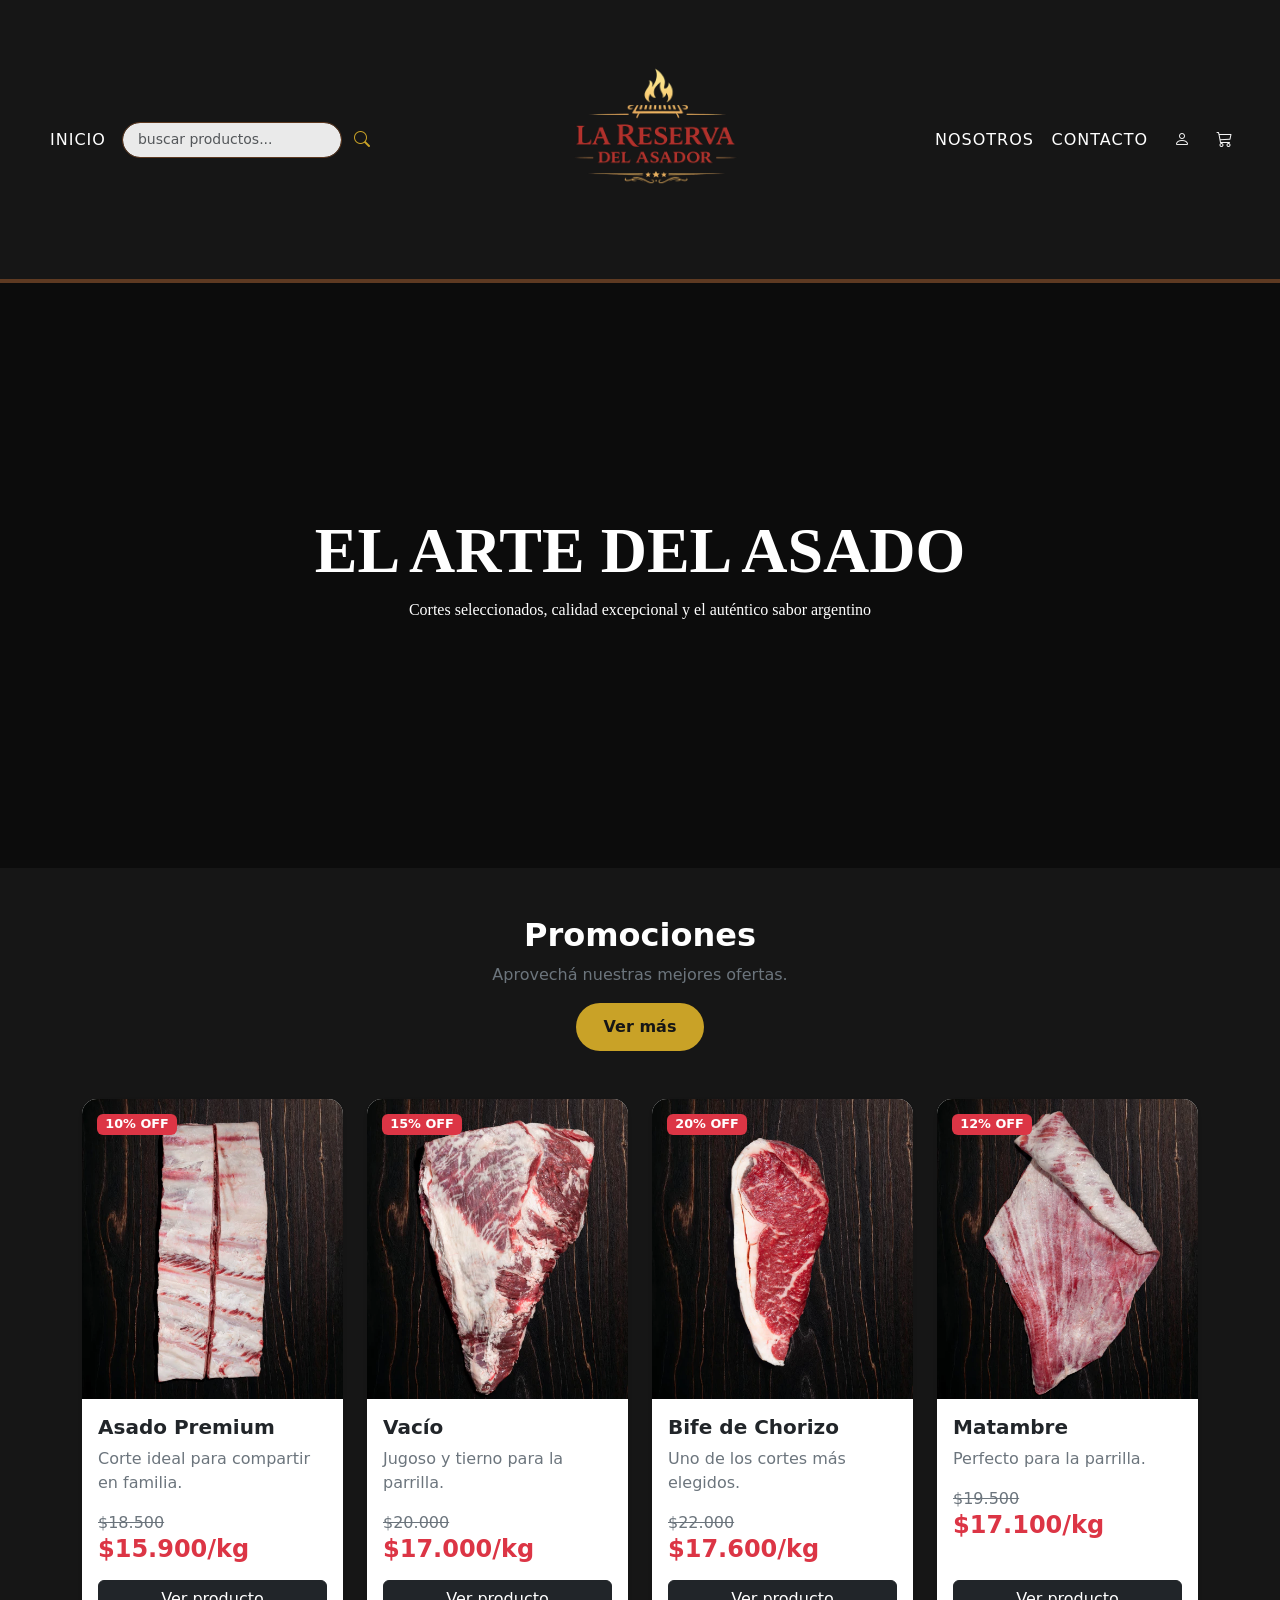
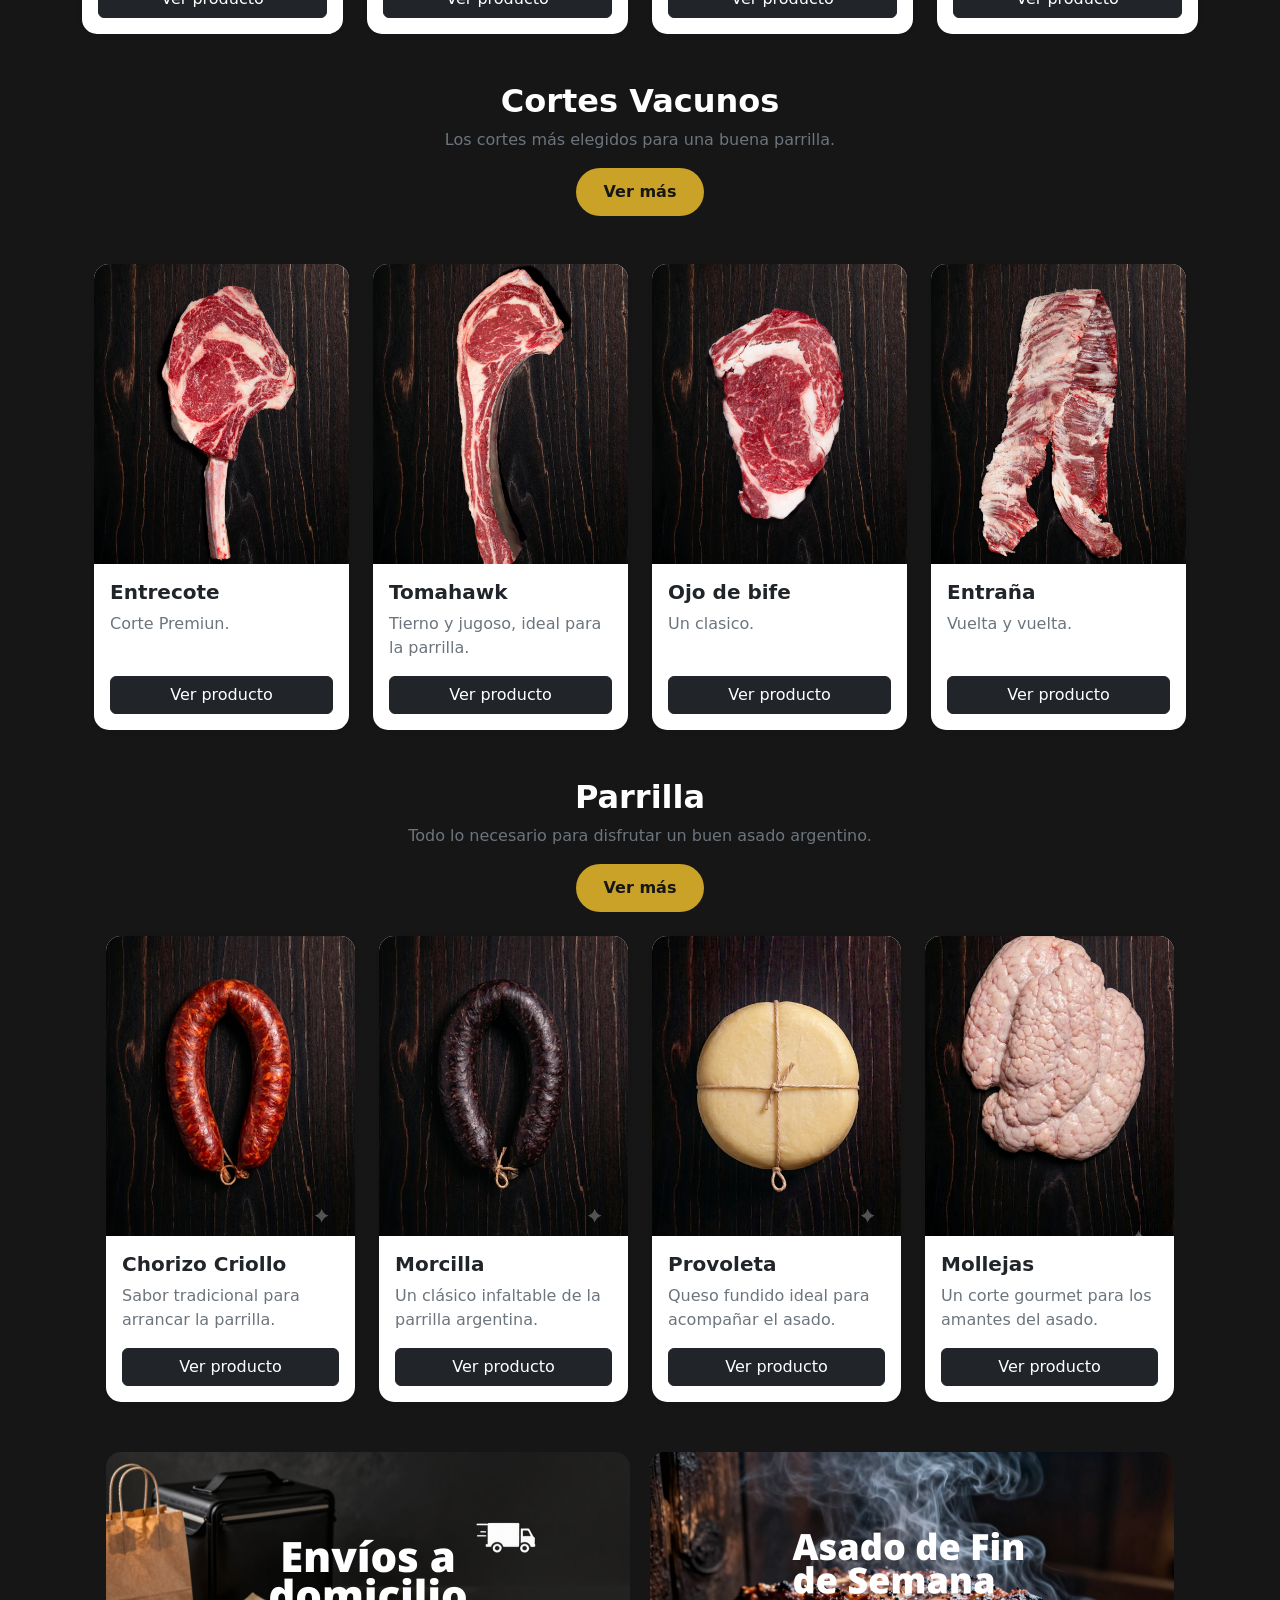
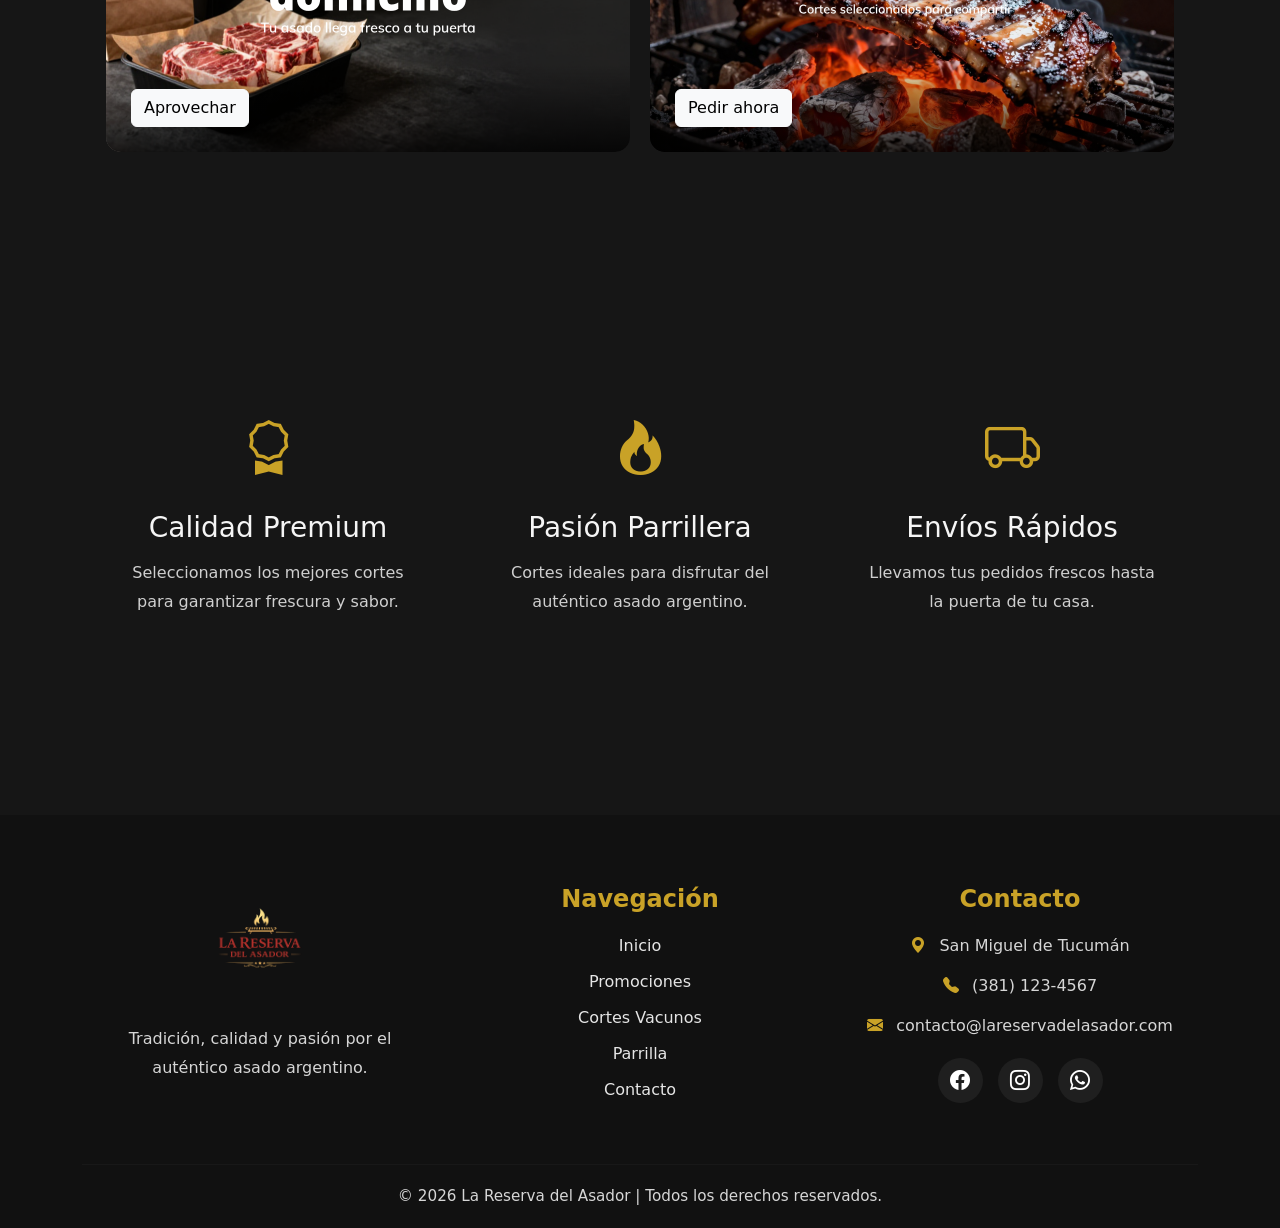
<file: index.html>
<!doctype html>
<html lang="es">

<head>
    <meta charset="UTF-8" />
    <meta name="viewport" content="width=device-width, initial-scale=1.0" />
    <meta name="description" content="Tienda de carne" />
    <meta name="author" content="Mariano Gonzalez, Maximo Paz, Matias Romano" />
    <meta name="keywords" content="carne,wagyu,premium,argentina" />
    <link rel="shortcut icon" href="./assets/img/logo.png" type="image/x-icon" />
    <link href="https://cdn.jsdelivr.net/npm/bootstrap@5.3.8/dist/css/bootstrap.min.css" rel="stylesheet"
        integrity="sha384-sRIl4kxILFvY47J16cr9ZwB07vP4J8+LH7qKQnuqkuIAvNWLzeN8tE5YBujZqJLB" crossorigin="anonymous" />
    <link rel="stylesheet" href="https://cdn.jsdelivr.net/npm/bootstrap-icons@1.13.1/font/bootstrap-icons.min.css">
    <link rel="stylesheet" href="css/style.css" />
    <title>La Reserva Del asador</title>
</head>

<body>
    <header>
        <nav class="navbar navbar-expand-lg">
            <div class="container-fluid">
                <button class="navbar-toggler" type="button" data-bs-toggle="collapse"
                    data-bs-target="#navbarSupportedContent" aria-controls="navbarSupportedContent"
                    aria-expanded="false" aria-label="Toggle navigation">
                    <span class="navbar-toggler-icon"></span>
                </button>
                <div class="collapse navbar-collapse" id="navbarSupportedContent">
                    <section class="parte1 flex-grow-1">
                        <div class="d-flex flex-column flex-lg-row align-items-lg-center gap-2 list-unstyled">
                            <ul class="navbar-nav">
                                <li class="nav-item">
                                    <a class="nav-link active text-white  text-decoration-none" aria-current="page"
                                        href="./index.html">INICIO</a>
                                </li>
                            </ul>
                            <form class="d-flex" role="search">
                                <input class="form-control form-control-sm" type="search"
                                    placeholder="buscar productos..." aria-label="search" />
                                <button class="btn btn-outline-success" type="submit">
                                    <i class="bi bi-search"></i>
                                </button>
                            </form>
                        </div>
                    </section>
                    <section class="parte2 d-flex flex-grow-1 justify-content-center py-2">
                        <a href="." class="text-center mx-auto d-none d-lg-block">
                            <img src="../assets/img/logo.png" alt="reserva del asador" width="350">
                        </a>
                    </section>
                    <section
                        class="parte3 d-flex flex-grow-1 flex-column flex-lg-row align-items-lg-center justify-content-lg-end ms-lg-auto gap-3">
                        <div class="d-flex flex-column flex-lg-row align-items-lg-center gap-2">
                            <a class="nav-link active text-white text-decoration-none"
                                href="./pages/Nosotros.html">NOSOTROS</a>
                            <a class="nav-link active text-white text-decoration-none"
                                href="./pages/Contacto.html">CONTACTO</a>
                        </div>
                        <div class="d-flex gap-3">
                            <a class="nav-link text-white" href="./pages/login.html"><i class="bi bi-person"></i></a>
                            <a class="nav-link text-white" href="./pages/carrito.html"><i class="bi bi-cart3"></i></a>
                        </div>
                    </section>
                </div>
            </div>
        </nav>
    </header>
    <main>
        <section class="hero">
            <video autoplay muted loop playsinline>
                <source src="assets/img/hero.mp4" type="video/mp4">
            </video>
            <div class="overlay"></div>
            <div class="hero-content">
                <h1> EL ARTE DEL ASADO</h1>
                <p>Cortes seleccionados, calidad excepcional y el auténtico sabor argentino</p>
            </div>
        </section>
        <section class="container py-5">
            <div class="text-center mb-5">
                <h2 class="fw-bold text-white"> Promociones</h2>
                <p class="text-secondary">Aprovechá nuestras mejores ofertas.</p>
                <a href="../index.html" class="btn btn-inicio"> Ver más</a>
            </div>
            <div class="row g-4">
                <div class="col-lg-3 col-md-6">
                    <div class="card producto h-100 shadow-sm">
                        <span class="badge bg-danger oferta">10% OFF</span>
                        <img src="assets/img/asado-x7-et-b4302d19a2f95bd7f217579442209513-480-0.webp"
                            class="card-img-top" alt="Asado">
                        <div class="card-body d-flex flex-column">
                            <h5 class="card-title fw-bold">Asado Premium</h5>
                            <p class="card-text text-secondary">
                                Corte ideal para compartir en familia.
                            </p>
                            <p class="text-decoration-line-through text-secondary mb-0">
                                $18.500
                            </p>
                            <h4 class="text-danger fw-bold mb-3">
                                $15.900/kg
                            </h4>
                            <a href="./pages/error404.html" class="btn btn-dark mt-auto">
                                Ver producto
                            </a>
                        </div>
                    </div>
                </div>
                <div class="col-lg-3 col-md-6">
                    <div class="card producto h-100 shadow-sm">
                        <span class="badge bg-danger oferta">15% OFF</span>
                        <img src="assets/img/punta-vacio-e4ce3d15fbaf72975f17579475606417-480-0.webp"
                            class="card-img-top" alt="Vacío">
                        <div class="card-body d-flex flex-column">
                            <h5 class="card-title fw-bold">Vacío</h5>
                            <p class="card-text text-secondary">
                                Jugoso y tierno para la parrilla.
                            </p>
                            <p class="text-decoration-line-through text-secondary mb-0">
                                $20.000
                            </p>
                            <h4 class="text-danger fw-bold mb-3">
                                $17.000/kg
                            </h4>
                            <a href="./pages/detalledeProducto.html" class="btn btn-dark mt-auto">
                                Ver producto
                            </a>
                        </div>
                    </div>
                </div>
                <div class="col-lg-3 col-md-6">
                    <div class="card producto h-100 shadow-sm">
                        <span class="badge bg-danger oferta">20% OFF</span>
                        <img src="assets/img/bife-angosto-et-2b1f290b19474d147717579452114239-480-0.webp"
                            class="card-img-top" alt="Bife">
                        <div class="card-body d-flex flex-column">
                            <h5 class="card-title fw-bold">Bife de Chorizo</h5>
                            <p class="card-text text-secondary">
                                Uno de los cortes más elegidos.
                            </p>
                            <p class="text-decoration-line-through text-secondary mb-0">
                                $22.000
                            </p>
                            <h4 class="text-danger fw-bold mb-3">
                                $17.600/kg
                            </h4>
                            <a href="./pages/error404.html" class="btn btn-dark mt-auto">
                                Ver producto
                            </a>
                        </div>
                    </div>
                </div>
                <div class="col-lg-3 col-md-6">
                    <div class="card producto h-100 shadow-sm">
                        <span class="badge bg-danger oferta">12% OFF</span>
                        <img src="assets/img/matambre-et-2850015b5b3d0ee9ce17579472770587-480-0.webp"
                            class="card-img-top" alt="Matambre">
                        <div class="card-body d-flex flex-column">
                            <h5 class="card-title fw-bold">Matambre</h5>
                            <p class="card-text text-secondary">
                                Perfecto para la parrilla.
                            </p>
                            <p class="text-decoration-line-through text-secondary mb-0">
                                $19.500
                            </p>
                            <h4 class="text-danger fw-bold mb-3">
                                $17.100/kg
                            </h4>
                            <a href="pages/error404.html" class="btn btn-dark mt-auto">
                                Ver producto
                            </a>
                        </div>
                    </div>
                </div>
            </div>
            <section class="container py-5">
                <div class="text-center mb-5">
                    <h2 class="fw-bold text-white"> Cortes Vacunos</h2>
                    <p class="text-secondary">Los cortes más elegidos para una buena parrilla.</p>
                    <a href="pages/Categoria.html" class="btn btn-inicio"> Ver más</a>       
                </div>
                <div class="row g-4">
                    <div class="col-lg-3 col-md-6">
                        <div class="card producto h-100 shadow-sm">
                            <img src="assets/img/entrecot.webp" class="card-img-top" alt="Asado">
                            <div class="card-body d-flex flex-column">
                                <h5 class="card-title fw-bold">Entrecote</h5>
                                <p class="card-text text-secondary">
                                    Corte Premiun.
                                </p>
                                <a href="./pages/asado.html" class="btn btn-dark mt-auto">
                                    Ver producto
                                </a>
                            </div>
                        </div>
                    </div>
                    <div class="col-lg-3 col-md-6">
                        <div class="card producto h-100 shadow-sm">
                            <img src="assets/img/tomahawk.webp" class="card-img-top" alt="Vacío">
                            <div class="card-body d-flex flex-column">
                                <h5 class="card-title fw-bold">Tomahawk</h5>
                                <p class="card-text text-secondary">
                                    Tierno y jugoso, ideal para la parrilla.
                                </p>
                                <a href="./pages/detalledeProducto1.html" class="btn btn-dark mt-auto">
                                    Ver producto
                                </a>
                            </div>
                        </div>
                    </div>
                    <div class="col-lg-3 col-md-6">
                        <div class="card producto h-100 shadow-sm">
                            <img src="assets/img/ojo de fibe.webp" class="card-img-top" alt="Bife">
                            <div class="card-body d-flex flex-column">
                                <h5 class="card-title fw-bold">Ojo de bife</h5>
                                <p class="card-text text-secondary">
                                    Un clasico.
                                </p>
                                <a href="pages/error404.html" class="btn btn-dark mt-auto">
                                    Ver producto
                                </a>
                            </div>
                        </div>
                    </div>
                    <div class="col-lg-3 col-md-6">
                        <div class="card producto h-100 shadow-sm">
                            <img src="assets/img/entraña.webp" class="card-img-top" alt="Matambre">
                            <div class="card-body d-flex flex-column">
                                <h5 class="card-title fw-bold">Entraña</h5>
                                <p class="card-text text-secondary">
                                    Vuelta y vuelta.
                                </p>
                                <a href="pages/error404.html" class="btn btn-dark mt-auto">
                                    Ver producto
                                </a>
                            </div>
                        </div>
                    </div>
                </div>
                <section class="container py-5">
                    <div class="text-center mb-4">
                        <h2 class="fw-bold text-white">Parrilla</h2>
                        <p class="text-secondary">
                            Todo lo necesario para disfrutar un buen asado argentino.
                        </p>
                        <a href="pages/error404.html" class="btn btn-inicio"> Ver más</a>
                    </div>
                    <div class="row g-4">
                        <div class="col-lg-3 col-md-6">
                            <div class="card producto h-100 shadow-sm">
                                <img src="assets/img/Gemini_Generated_Image_dvu68edvu68edvu6.png"
                                    class="card-img-top imagen-producto" alt="Chorizo">
                                <div class="card-body d-flex flex-column">
                                    <h5 class="fw-bold">
                                        Chorizo Criollo
                                    </h5>
                                    <p class="text-secondary">
                                        Sabor tradicional para arrancar la parrilla.
                                    </p>
                                    <a href="pages/error404.html"
                                        class="btn btn-dark mt-auto">
                                        Ver producto
                                    </a>
                                </div>
                            </div>
                        </div>
                        <div class="col-lg-3 col-md-6">
                            <div class="card producto h-100 shadow-sm">
                                <img src="assets/img/Morcilla.png" class="card-img-top imagen-producto" alt="Morcilla">
                                <div class="card-body d-flex flex-column">
                                    <h5 class="fw-bold">
                                        Morcilla
                                    </h5>
                                    <p class="text-secondary">
                                        Un clásico infaltable de la parrilla argentina.
                                    </p>
                                    <a href="./pages/detalledeProducto2.html" class="btn btn-dark mt-auto">
                                        Ver producto
                                    </a>
                                </div>
                            </div>
                        </div>
                        <div class="col-lg-3 col-md-6">
                            <div class="card producto h-100 shadow-sm">
                                <img src="assets/img/provoleta.png" class="card-img-top imagen-producto"
                                    alt="Provoleta">
                                <div class="card-body d-flex flex-column">
                                    <h5 class="fw-bold">
                                        Provoleta
                                    </h5>
                                    <p class="text-secondary">
                                        Queso fundido ideal para acompañar el asado.
                                    </p>
                                    <a href="pages/error404.html" class="btn btn-dark mt-auto">
                                        Ver producto
                                    </a>
                                </div>
                            </div>
                        </div>
                        <div class="col-lg-3 col-md-6">
                            <div class="card producto h-100 shadow-sm">
                                <img src="assets/img/Gemini_Generated_Image_poc3bzpoc3bzpoc3.png" class="card-img-top imagen-producto" alt="Molleja">
                                <div class="card-body d-flex flex-column">
                                    <h5 class="fw-bold">
                                        Mollejas
                                    </h5>
                                    <p class="text-secondary">
                                        Un corte gourmet para los amantes del asado.
                                    </p>
                                    <a href="pages/error404.html" class="btn btn-dark mt-auto">
                                        Ver producto
                                    </a>
                                </div>
                            </div>
                        </div>
                    </div>
                    <section class="publicidades">
                        <div class="publicidad">
                            <img src="assets/img/envios 22.png" alt="Promo asado">
                            <div class="publicidad-texto">
                                <a href="pages/error404.html" class="btn btn-light">
                                    Aprovechar
                                </a>
                            </div>
                        </div>
                        <div class="publicidad">
                            <img src="assets/img/Publicidad Envíos a domicilio 22.png" alt="Envíos">
                            <div class="publicidad-texto">
                                <a href="pages/Categoria.html" class="btn btn-light">
                                    Pedir ahora
                                </a>
                            </div>
                        </div>
                    </section>
                </section>
            </section>
            <section class="calidad-section">
                <div class="container">
                    <div class="row text-center">
                        <div class="col-lg-4 mb-4">
                            <div class="beneficio-card">
                                <div class="beneficio-icono">
                                    <i class="bi bi-award"></i>
                                </div>
                                <h3 class="beneficio-titulo">
                                    Calidad Premium
                                </h3>
                                <p class="beneficio-texto">
                                    Seleccionamos los mejores cortes para garantizar frescura y sabor.
                                </p>
                            </div>
                        </div>
                        <div class="col-lg-4 mb-4">
                            <div class="beneficio-card">
                                <div class="beneficio-icono">
                                    <i class="bi bi-fire"></i>
                                </div>
                                <h3 class="beneficio-titulo">
                                    Pasión Parrillera
                                </h3>
                                <p class="beneficio-texto">
                                    Cortes ideales para disfrutar del auténtico asado argentino.
                                </p>
                            </div>
                        </div>
                        <div class="col-lg-4 mb-4">
                            <div class="beneficio-card">
                                <div class="beneficio-icono">
                                    <i class="bi bi-truck"></i>
                                </div>
                                <h3 class="beneficio-titulo">
                                    Envíos Rápidos
                                </h3>
                                <p class="beneficio-texto">
                                    Llevamos tus pedidos frescos hasta la puerta de tu casa.
                                </p>
                            </div>
                        </div>
                    </div>
                </div>
            </section>
    </main>
        <footer class="footer-reserva">
    <div class="container">
        <div class="row gy-5 text-center">
            <div class="col-12 col-md-6 col-lg-4">
                <img src="./assets/img/logo.png"
                     alt="Logo La Reserva del Asador"
                     class="logo-footer">
                <p class="footer-descripcion">
                    Tradición, calidad y pasión por el auténtico asado argentino.
                </p>
            </div>
            <div class="col-12 col-md-6 col-lg-4">
                <h4>Navegación</h4>
                <ul class="footer-links">
                    <li><a href="index.html">Inicio</a></li>
                    <li><a href="pages/error404.html">Promociones</a></li>
                    <li><a href="pages/Categoria.html">Cortes Vacunos</a></li>
                    <li><a href="pages/error404.html">Parrilla</a></li>
                    <li><a href="pages/Contacto.html">Contacto</a></li>
                </ul>
            </div>
            <div class="col-12 col-lg-4">
                <h4>Contacto</h4>
                <p>
                    <i class="bi bi-geo-alt-fill"></i>
                    San Miguel de Tucumán
                </p>
                <p>
                    <i class="bi bi-telephone-fill"></i>
                    (381) 123-4567
                </p>
                <p>
                    <i class="bi bi-envelope-fill"></i>
                    contacto@lareservadelasador.com
                </p>
                <div class="redes">
                    <a href="pages/error404.html">
                        <i class="bi bi-facebook"></i>
                    </a>
                    <a href="pages/error404.html">
                        <i class="bi bi-instagram"></i>
                    </a>
                    <a href="pages/error404.html">
                        <i class="bi bi-whatsapp"></i>
                    </a>
                </div>
            </div>
        </div>
        <hr>
        <p class="copyright">
            © 2026 La Reserva del Asador | Todos los derechos reservados.
        </p>
    </div>
    </footer>
    <script src="https://cdn.jsdelivr.net/npm/bootstrap@5.3.8/dist/js/bootstrap.bundle.min.js"
        integrity="sha384-FKyoEForCGlyvwx9Hj09JcYn3nv7wiPVlz7YYwJrWVcXK/BmnVDxM+D2scQbITxI"
        crossorigin="anonymous"></script></footer>
    <script src="https://cdn.jsdelivr.net/npm/bootstrap@5.3.8/dist/js/bootstrap.bundle.min.js"
        integrity="sha384-FKyoEForCGlyvwx9Hj09JcYn3nv7wiPVlz7YYwJrWVcXK/BmnVDxM+D2scQbITxI"
        crossorigin="anonymous"></script>

    <script src="https://cdn.jsdelivr.net/npm/bootstrap@5.3.8/dist/js/bootstrap.bundle.min.js"
        integrity="sha384-FKyoEForCGlyvwx9Hj09JcYn3nv7wiPVlz7YYwJrWVcXK/BmnVDxM+D2scQbITxI"
        crossorigin="anonymous"></script>
</body>

</html>
</file>
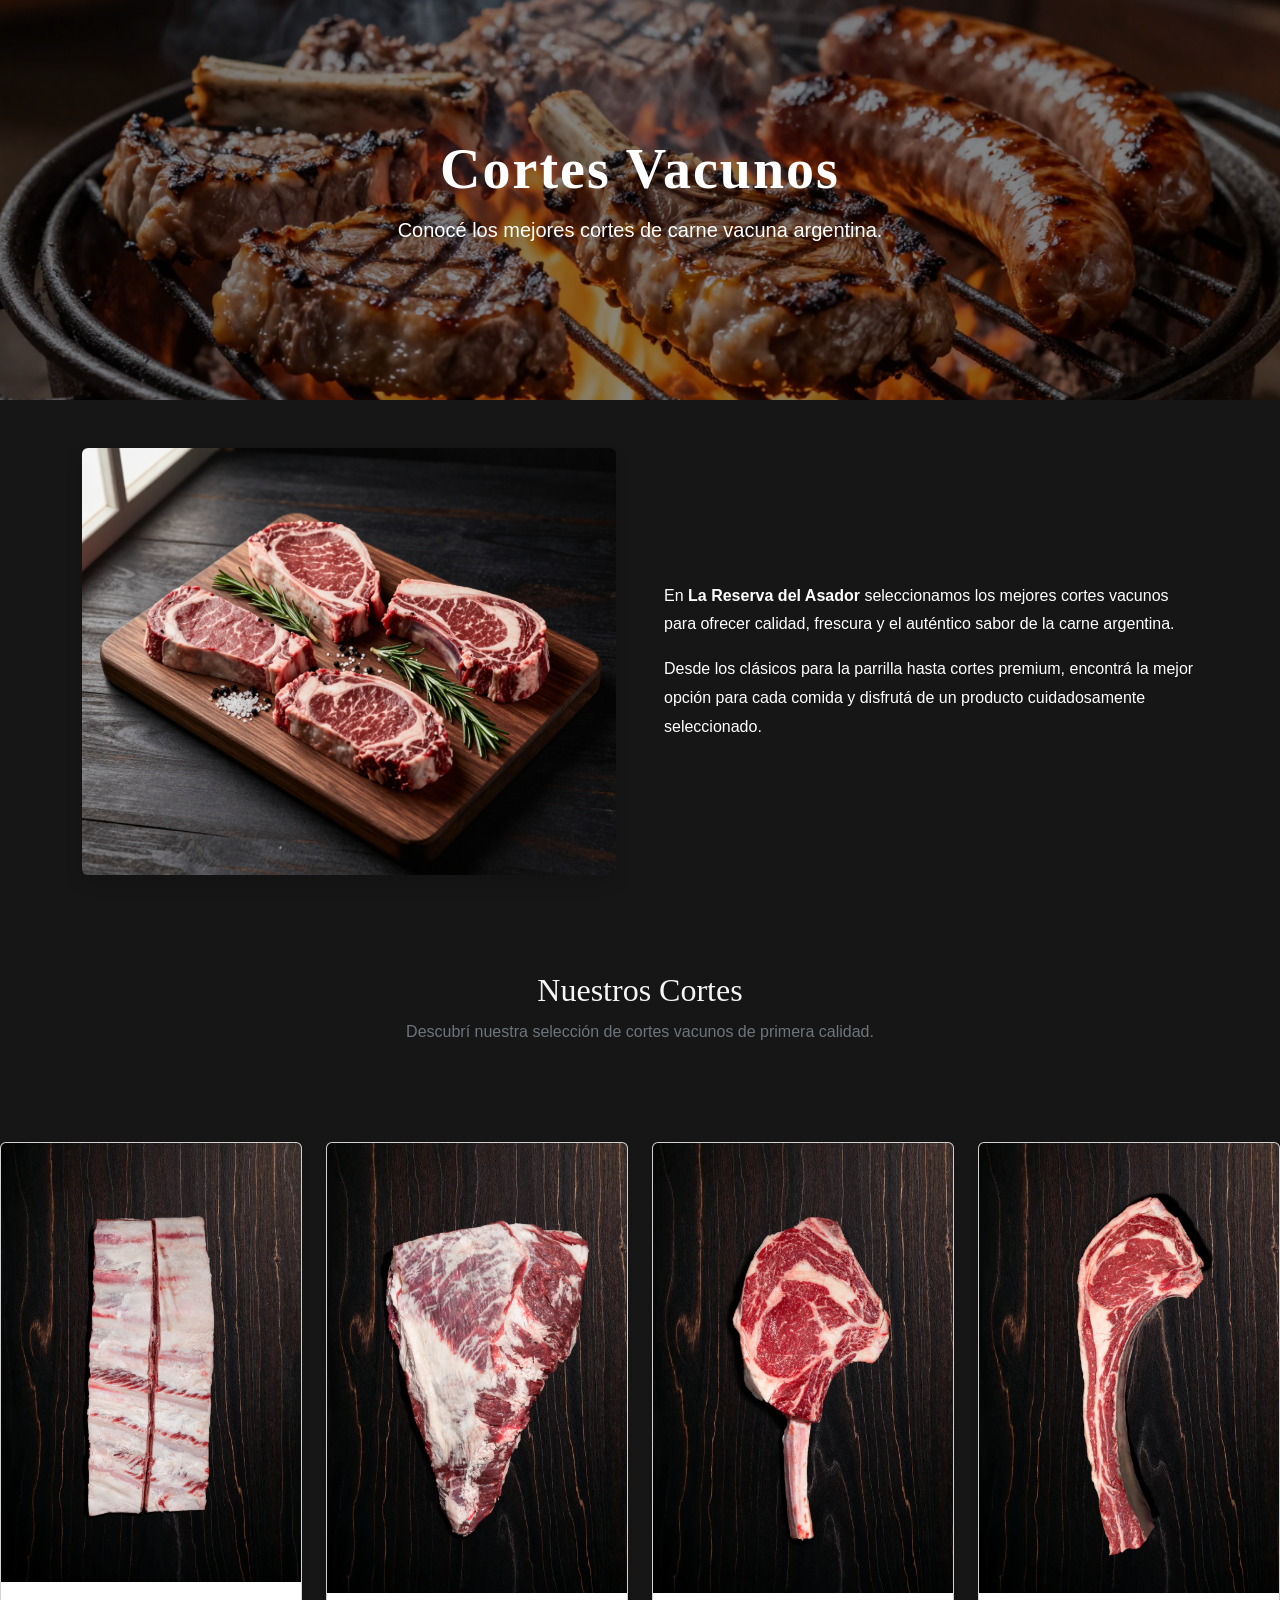
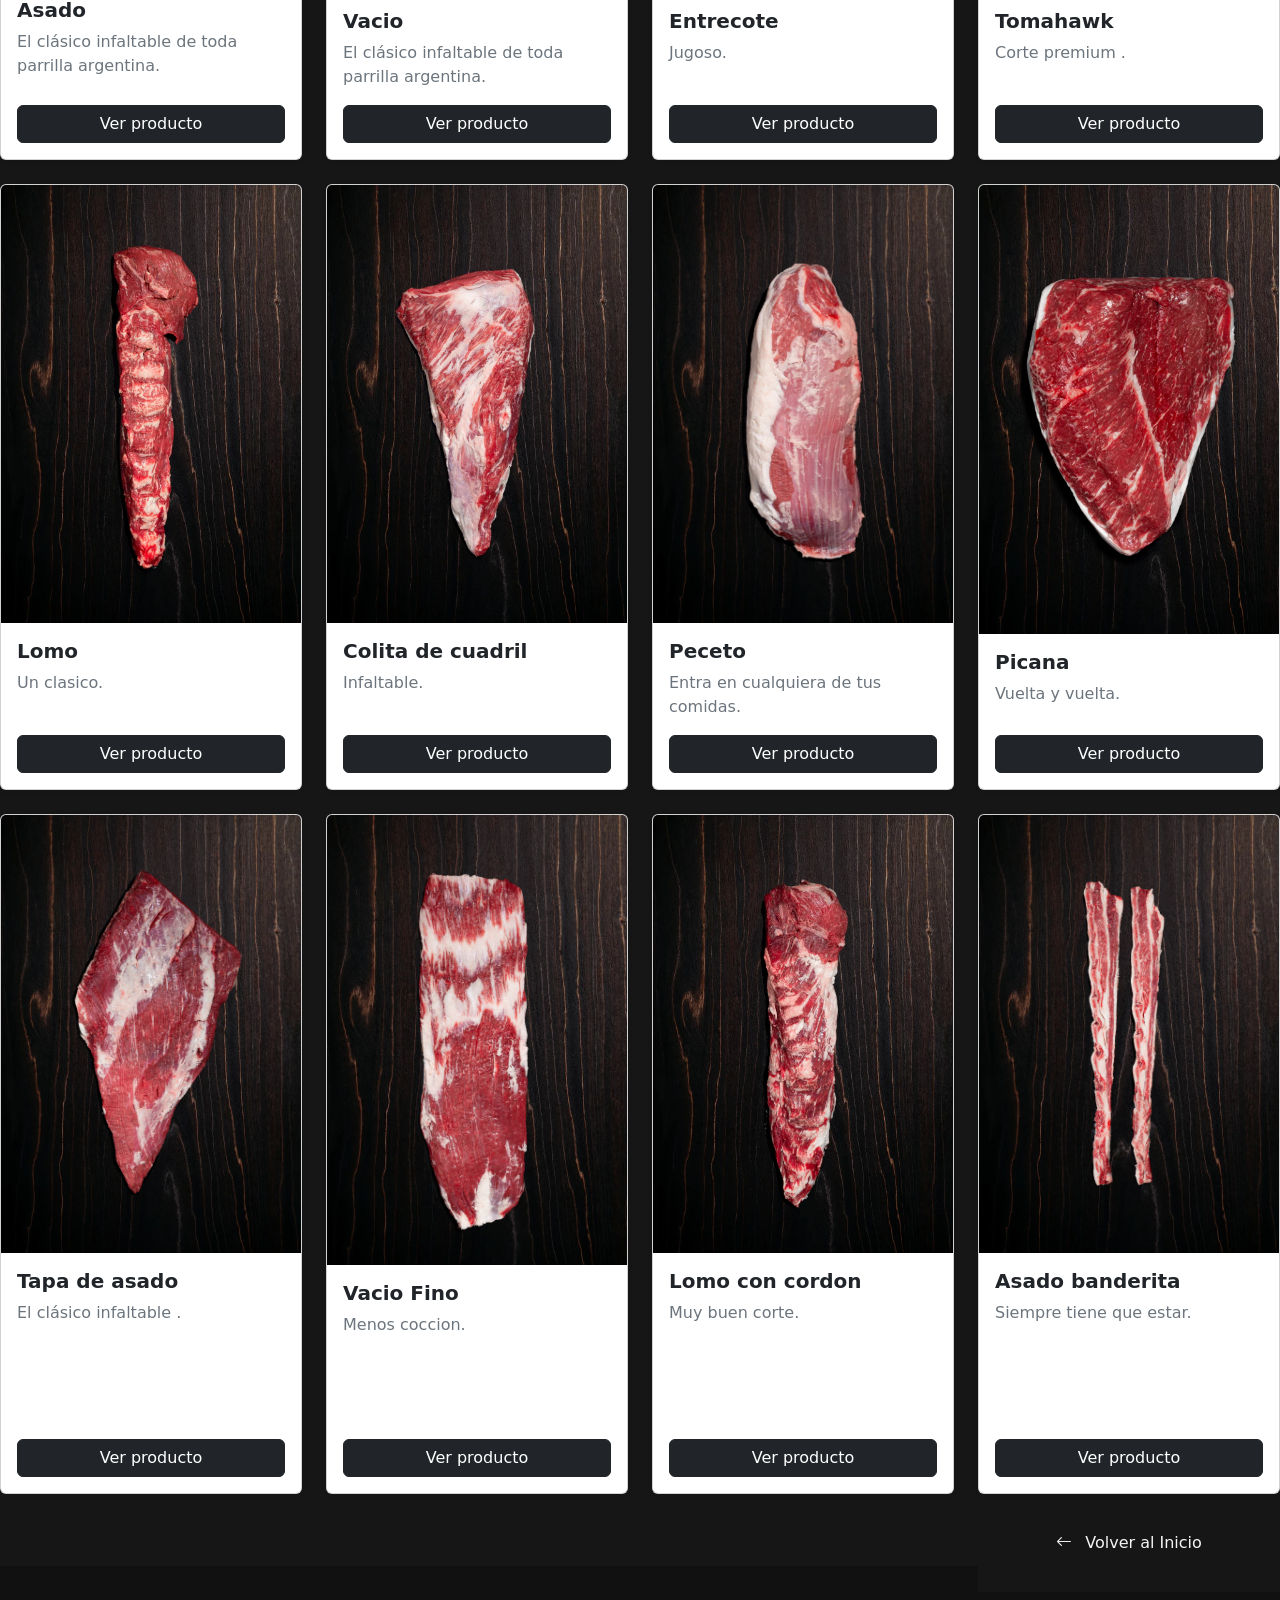
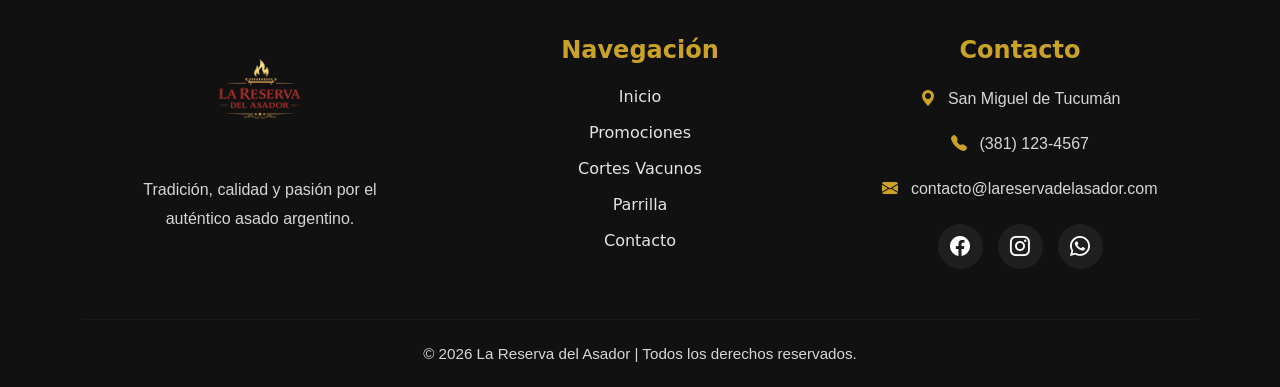
<file: Categoria.html>
<!doctype html>
<html lang="es">
  <head>
    <head>
      <meta charset="UTF-8" />
      <meta name="viewport" content="width=device-width, initial-scale=1.0" />
      <meta name="description" content="Tienda de carne" />
      <meta
        name="author"
        content="Mariano Gonzalez, Maximo Paz, Matias Romano"
      />
      <meta name="keywords" content="carne,wagyu,premium,argentina" />
      <link rel="icon" href="./assets/img/logo.png" type="image/png" />
      <link
        href="https://cdn.jsdelivr.net/npm/bootstrap@5.3.8/dist/css/bootstrap.min.css"
        rel="stylesheet"
        integrity="sha384-sRIl4kxILFvY47J16cr9ZwB07vP4J8+LH7qKQnuqkuIAvNWLzeN8tE5YBujZqJLB"
        crossorigin="anonymous"
      />
      <link
        rel="stylesheet"
        href="https://cdn.jsdelivr.net/npm/bootstrap-icons@1.13.1/font/bootstrap-icons.min.css"
      />
      <link rel="stylesheet" href="css/Categoria.css" />
      <title>La Reserva Del asador</title>
    </head>
  </head>
  <body>
    <main><section class="hero-cortes position-relative">

    <img src="assets/img/Paariila.png"
        alt="Cortes Vacunos"
        class="hero-imagen img-fluid">

    <div class="hero-overlay d-flex justify-content-center align-items-center">

        <div class="text-center text-white">

            <h1 class="display-4 fw-bold">
                Cortes Vacunos
            </h1>

            <p class="lead">
                Conocé los mejores cortes de carne vacuna argentina.
            </p>

        </div>

    </div>

</section>
<section class="container py-5">

    <div class="row align-items-center g-5">

        <div class="col-lg-6">

            <img src="assets/img/Corte cat.png"
                 alt="Cortes Vacunos"
                 class="img-fluid rounded shadow">

        </div>

        <div class="col-lg-6 text-white">


            <p class="mt-3 text-white">
                En <strong>La Reserva del Asador</strong> seleccionamos los mejores
                cortes vacunos para ofrecer calidad, frescura y el auténtico sabor
                de la carne argentina.
            </p>

            <p class=" text-white">
                Desde los clásicos para la parrilla hasta cortes premium, encontrá
                la mejor opción para cada comida y disfrutá de un producto
                cuidadosamente seleccionado.
            </p>

        </div>

    </div>

</section>
 <section class="container py-5">
      <div class="text-center mb-5">
        <h2 class="titulo-seccion">
          Nuestros Cortes
        </h2>
        <p class="text-secondary">
          Descubrí nuestra selección de cortes vacunos de primera calidad.
        </p>
      </div>
 </section>
      <div class="row g-4">
        <div class="col-lg-3 col-md-6">
          <div class="card producto h-100 shadow-sm">
            <img src="assets/img/asado-x7-et-b4302d19a2f95bd7f217579442209513-480-0.webp"
              class="card-img-top imagen-producto" alt="Asado">
            <div class="card-body d-flex flex-column">
              <h5 class="fw-bold">
                Asado
              </h5>
              <p class="text-secondary">
                El clásico infaltable de toda parrilla argentina.
              </p>
              <a href="pages/error404.html" class="btn btn-dark mt-auto">
                Ver producto
              </a>
            </div>
          </div>
        </div>
        <div class="col-lg-3 col-md-6">
          <div class="card producto h-100 shadow-sm">
            <img src="assets/img/punta-vacio-e4ce3d15fbaf72975f17579475606417-480-0.webp"
              class="card-img-top imagen-producto" alt="Asado">
            <div class="card-body d-flex flex-column">
              <h5 class="fw-bold">
                Vacio
              </h5>
              <p class="text-secondary">
                El clásico infaltable de toda parrilla argentina.
              </p>
              <a href="pages/detalledeProducto.html" class="btn btn-dark mt-auto">
                Ver producto
              </a>
            </div>
          </div>
        </div>
        <div class="col-lg-3 col-md-6">
          <div class="card producto h-100 shadow-sm">
            <img src="assets/img/entrecot.webp" class="card-img-top imagen-producto" alt="Asado">
            <div class="card-body d-flex flex-column">
              <h5 class="fw-bold">
                Entrecote
              </h5>
              <p class="text-secondary">
                Jugoso.
              </p>
              <a href="pages/error404.html" class="btn btn-dark mt-auto">
                Ver producto
              </a>
            </div>
          </div>
        </div>
        <div class="col-lg-3 col-md-6">
          <div class="card producto h-100 shadow-sm">
            <img src="assets/img/tomahawk.webp" class="card-img-top imagen-producto" alt="Asado">
            <div class="card-body d-flex flex-column">
              <h5 class="fw-bold">
                Tomahawk
              </h5>
              <p class="text-secondary">
                Corte premium .
              </p>
              <a href="pages/detalledeProducto1.html" class="btn btn-dark mt-auto">
                Ver producto
              </a>
            </div>
          </div>
        </div>
        <div class="col-lg-3 col-md-6">
          <div class="card producto h-100 shadow-sm">
            <img src="assets/img/lomo.webp" class="card-img-top imagen-producto" alt="Asado">
            <div class="card-body d-flex flex-column">
              <h5 class="fw-bold">
                Lomo
              </h5>
              <p class="text-secondary">
                Un clasico.
              </p>
              <a href="pages/error404.html" class="btn btn-dark mt-auto">
                Ver producto
              </a>
            </div>
          </div>
        </div>
        <div class="col-lg-3 col-md-6">
          <div class="card producto h-100 shadow-sm">
            <img src="assets/img/colita de cuadril.webp" class="card-img-top imagen-producto" alt="Asado">
            <div class="card-body d-flex flex-column">
              <h5 class="fw-bold">
                Colita de cuadril
              </h5>
              <p class="text-secondary">
                Infaltable.
              </p>
              <a href="pages/error404.html" class="btn btn-dark mt-auto">
                Ver producto
              </a>
            </div>
          </div>
        </div>
        <div class="col-lg-3 col-md-6">
          <div class="card producto h-100 shadow-sm">
            <img src="assets/img/Peceto.webp" class="card-img-top imagen-producto" alt="Asado">
            <div class="card-body d-flex flex-column">
              <h5 class="fw-bold">
                Peceto
              </h5>
              <p class="text-secondary">
                Entra en cualquiera de tus comidas.
              </p>
              <a href="pages/error404.html" class="btn btn-dark mt-auto">
                Ver producto
              </a>
            </div>
          </div>
        </div>
         <div class="col-lg-3 col-md-6">
          <div class="card producto h-100 shadow-sm">
            <img src="assets/img/picana-et-4f9d20f5937c6a927d17579475315269-480-0.webp"
              class="card-img-top imagen-producto" alt="Asado">
            <div class="card-body d-flex flex-column">
              <h5 class="fw-bold">
                Picana
              </h5>
              <p class="text-secondary">
                Vuelta y vuelta.
              </p>
              <a href="pages/error404.html" class="btn btn-dark mt-auto">
                Ver producto
              </a>
            </div>
          </div>
        </div>
        <div class="col-lg-3 col-md-6">
          <div class="card producto h-100 shadow-sm">
            <img src="assets/img/tapa de asado.webp" class="card-img-top imagen-producto" alt="Asado">
            <div class="card-body d-flex flex-column">
              <h5 class="fw-bold">
                Tapa de asado
              </h5>
              <p class="text-secondary">
                El clásico infaltable .
              </p>
              <a href="pages/error404.html" class="btn btn-dark mt-auto">
                Ver producto
              </a>
            </div>
          </div>
        </div>
        <div class="col-lg-3 col-md-6">
          <div class="card producto h-100 shadow-sm">
            <img src="assets/img/vacio-fino-et-aecd18f41a19ad4fb117579479480174-640-0.webp"
              class="card-img-top imagen-producto" alt="Asado">
            <div class="card-body d-flex flex-column">
              <h5 class="fw-bold">
                Vacio Fino
              </h5>
              <p class="text-secondary">
                Menos coccion.
              </p>
              <a href="pages/error404.html" class="btn btn-dark mt-auto">
                Ver producto
              </a>
            </div>
          </div>
        </div>
        <div class="col-lg-3 col-md-6">
          <div class="card producto h-100 shadow-sm">
            <img src="assets/img/lomo con cordon.webp" class="card-img-top imagen-producto" alt="Asado">
            <div class="card-body d-flex flex-column">
              <h5 class="fw-bold">
                Lomo con cordon
              </h5>
              <p class="text-secondary">
                Muy buen corte.
              </p>
              <a href="pages/error404.html" class="btn btn-dark mt-auto">
                Ver producto
              </a>
            </div>
          </div>
        </div>
        <div class="col-lg-3 col-md-6">
          <div class="card producto h-100 shadow-sm">
            <img src="assets/img/asado banderita.webp" class="card-img-top imagen-producto" alt="Asado">
            <div class="card-body d-flex flex-column">
              <h5 class="fw-bold">
                Asado banderita
              </h5>
              <p class="text-secondary">
                Siempre tiene que estar.
              </p>
              <a href="pages/error404.html" class="btn btn-dark mt-auto">
                Ver producto
              </a>
            </div>
          </div>
           <section class="volver-inicio py-4">
            <div class="container text-center">
              <a href="../index.html" class="btn btn-volver">
                <i class="bi bi-arrow-left"></i>
                Volver al Inicio
              </a>
            </div>
          </section>
        </div>
        <br>
  </main>
  <br>
  <br>
  <br>
  <footer class="footer-reserva">
    <div class="container">
      <div class="row gy-5 text-center">
        <div class="col-12 col-md-6 col-lg-4">
          <img src="./assets/img/logo.png" alt="Logo La Reserva del Asador" class="logo-footer">
          <p class="footer-descripcion">
            Tradición, calidad y pasión por el auténtico asado argentino.
          </p>
        </div>
        <div class="col-12 col-md-6 col-lg-4">
          <h4>Navegación</h4>
          <ul class="footer-links">
            <li><a href="#">Inicio</a></li>
            <li><a href="#">Promociones</a></li>
            <li><a href="#">Cortes Vacunos</a></li>
            <li><a href="#">Parrilla</a></li>
            <li><a href="#">Contacto</a></li>
          </ul>
        </div>
        <div class="col-12 col-lg-4">
          <h4>Contacto</h4>
          <p>
            <i class="bi bi-geo-alt-fill"></i>
            San Miguel de Tucumán
          </p>
          <p>
            <i class="bi bi-telephone-fill"></i>
            (381) 123-4567
          </p>
          <p>
            <i class="bi bi-envelope-fill"></i>
            contacto@lareservadelasador.com
          </p>
          <div class="redes">
            <a href="#">
              <i class="bi bi-facebook"></i>
            </a>
            <a href="#">
              <i class="bi bi-instagram"></i>
            </a>
            <a href="#">
              <i class="bi bi-whatsapp"></i>
            </a>
          </div>
        </div>
      </div>
      <hr>
      <p class="copyright">
        © 2026 La Reserva del Asador | Todos los derechos reservados.
      </p>
    </div>
  </footer>
    </main>
  </body>
</file>
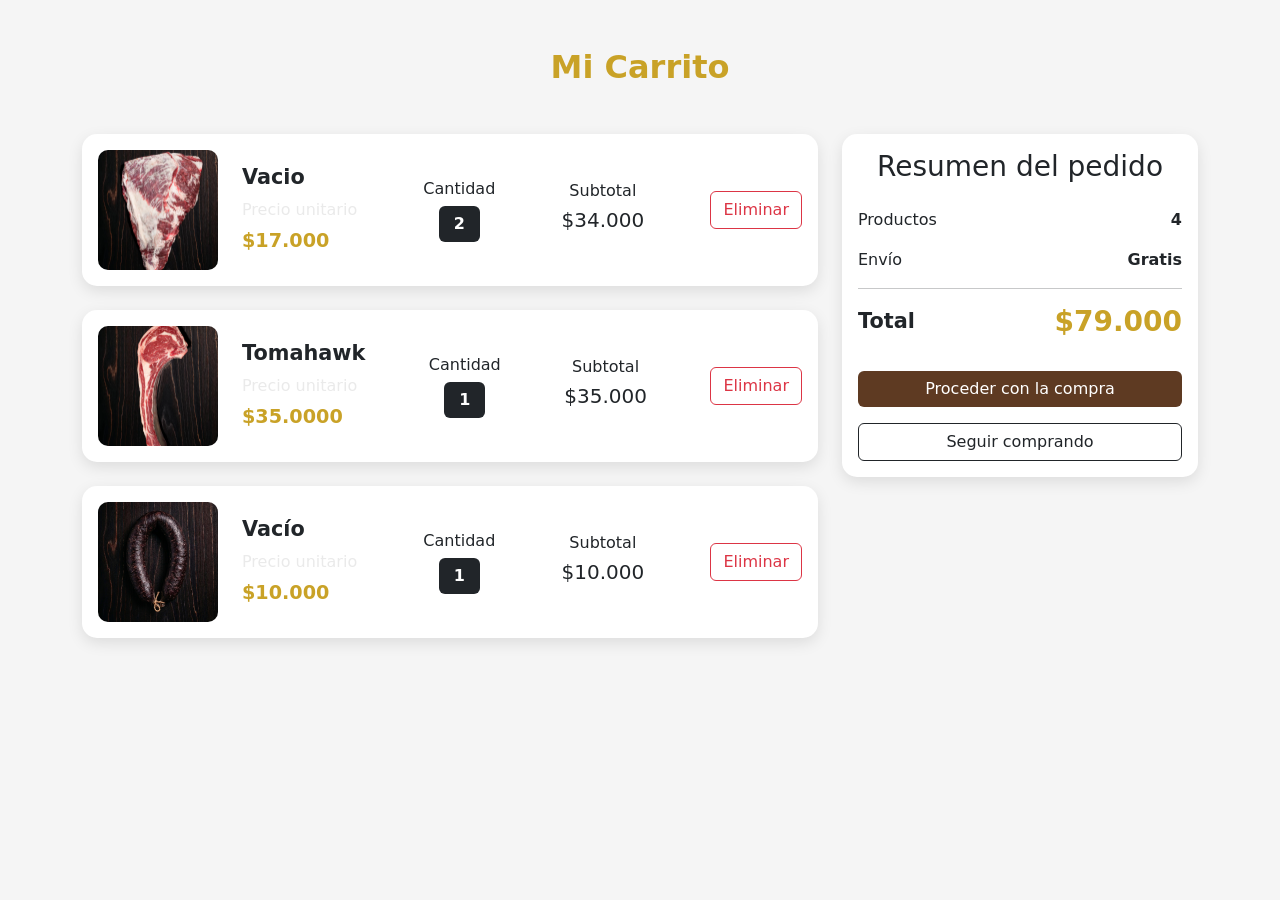
<file: pages/carrito.html>
<!DOCTYPE html>
<html lang="es">
<head>
    <meta charset="UTF-8">
    <meta name="viewport" content="width=device-width, initial-scale=1.0">
    <title>Carrito | La Reserva del Asador</title>
    <link href="https://cdn.jsdelivr.net/npm/bootstrap@5.3.7/dist/css/bootstrap.min.css" rel="stylesheet">
    <link rel="stylesheet" href="/css/Carrito.css">
</head>
<body>
    <main class="container py-5">
        <h2 class="text-center mb-5">
            Mi Carrito
        </h2>
        <div class="row">
            <section class="col-lg-8">
                <div class="card mb-4">
                    <div class="card-body d-flex justify-content-between align-items-center">
                        <div class="d-flex align-items-center">
                            <img src="/assets/img/punta-vacio-e4ce3d15fbaf72975f17579475606417-480-0.webp" alt="Bife de Chorizo">
                            <div class="ms-4">
                                <h4>Vacio</h4>
                                <p>Precio unitario</p>
                                <span class="precio">$17.000</span>
                            </div>
                        </div>
                        <div class="text-center">
                            <h6>Cantidad</h6>
                            <span class="badge bg-dark">2</span>
                        </div>
                        <div class="text-center">
                            <h6>Subtotal</h6>
                            <h5>$34.000</h5>
                        </div>
                        <button class="btn btn-outline-danger">
                            Eliminar
                        </button>
                    </div>
                </div>
                <div class="card mb-4">
                    <div class="card-body d-flex justify-content-between align-items-center">
                        <div class="d-flex align-items-center">
                            <img src="/assets/img/tomahawk.webp" alt="Asado">
                            <div class="ms-4">
                                <h4>Tomahawk</h4>
                                <p>Precio unitario</p>
                                <span class="precio">$35.0000</span>
                            </div>
                        </div>
                        <div class="text-center">
                            <h6>Cantidad</h6>
                            <span class="badge bg-dark">1</span>
                        </div>
                        <div class="text-center">
                            <h6>Subtotal</h6>
                            <h5>$35.000</h5>
                        </div>
                        <button class="btn btn-outline-danger">
                            Eliminar
                        </button>
                    </div>
                </div>
                <div class="card">
                    <div class="card-body d-flex justify-content-between align-items-center">
                        <div class="d-flex align-items-center">
                            <img src="/assets/img/Morcilla.png" alt="Vacío">
                            <div class="ms-4">
                                <h4>Vacío</h4>
                                <p>Precio unitario</p>
                                <span class="precio">$10.000</span>
                            </div>
                        </div>
                        <div class="text-center">
                            <h6>Cantidad</h6>
                            <span class="badge bg-dark">1</span>
                        </div>
                        <div class="text-center">
                            <h6>Subtotal</h6>
                            <h5>$10.000</h5>
                        </div>
                        <button class="btn btn-outline-danger">
                            Eliminar
                        </button>
                    </div>
                </div>
            </section>
            <aside class="col-lg-4 mt-4 mt-lg-0">
                <div class="card resumen">
                    <div class="card-body">
                        <h3 class="text-center mb-4">
                            Resumen del pedido
                        </h3>
                        <div class="d-flex justify-content-between mb-3">
                            <span>Productos</span>
                            <strong>4</strong>
                        </div>
                        <div class="d-flex justify-content-between mb-3">
                            <span>Envío</span>
                            <strong>Gratis</strong>
                        </div>
                        <hr>
                        <div class="d-flex justify-content-between align-items-center mb-4">
                            <h4>Total</h4>
                            <h3 class="total">$79.000</h3>
                        </div>
                        <div class="d-grid gap-3">
                            <a href="error404.html" class="btn btn-danger">
                                Proceder con la compra
                            </a>
                            <a href="Categoria.html" class="btn btn-outline-dark">
                                Seguir comprando
                            </a>
                        </div>
                    </div>
                </div>
            </aside>
        </div>
    </main>
</body>
</html>
</file>
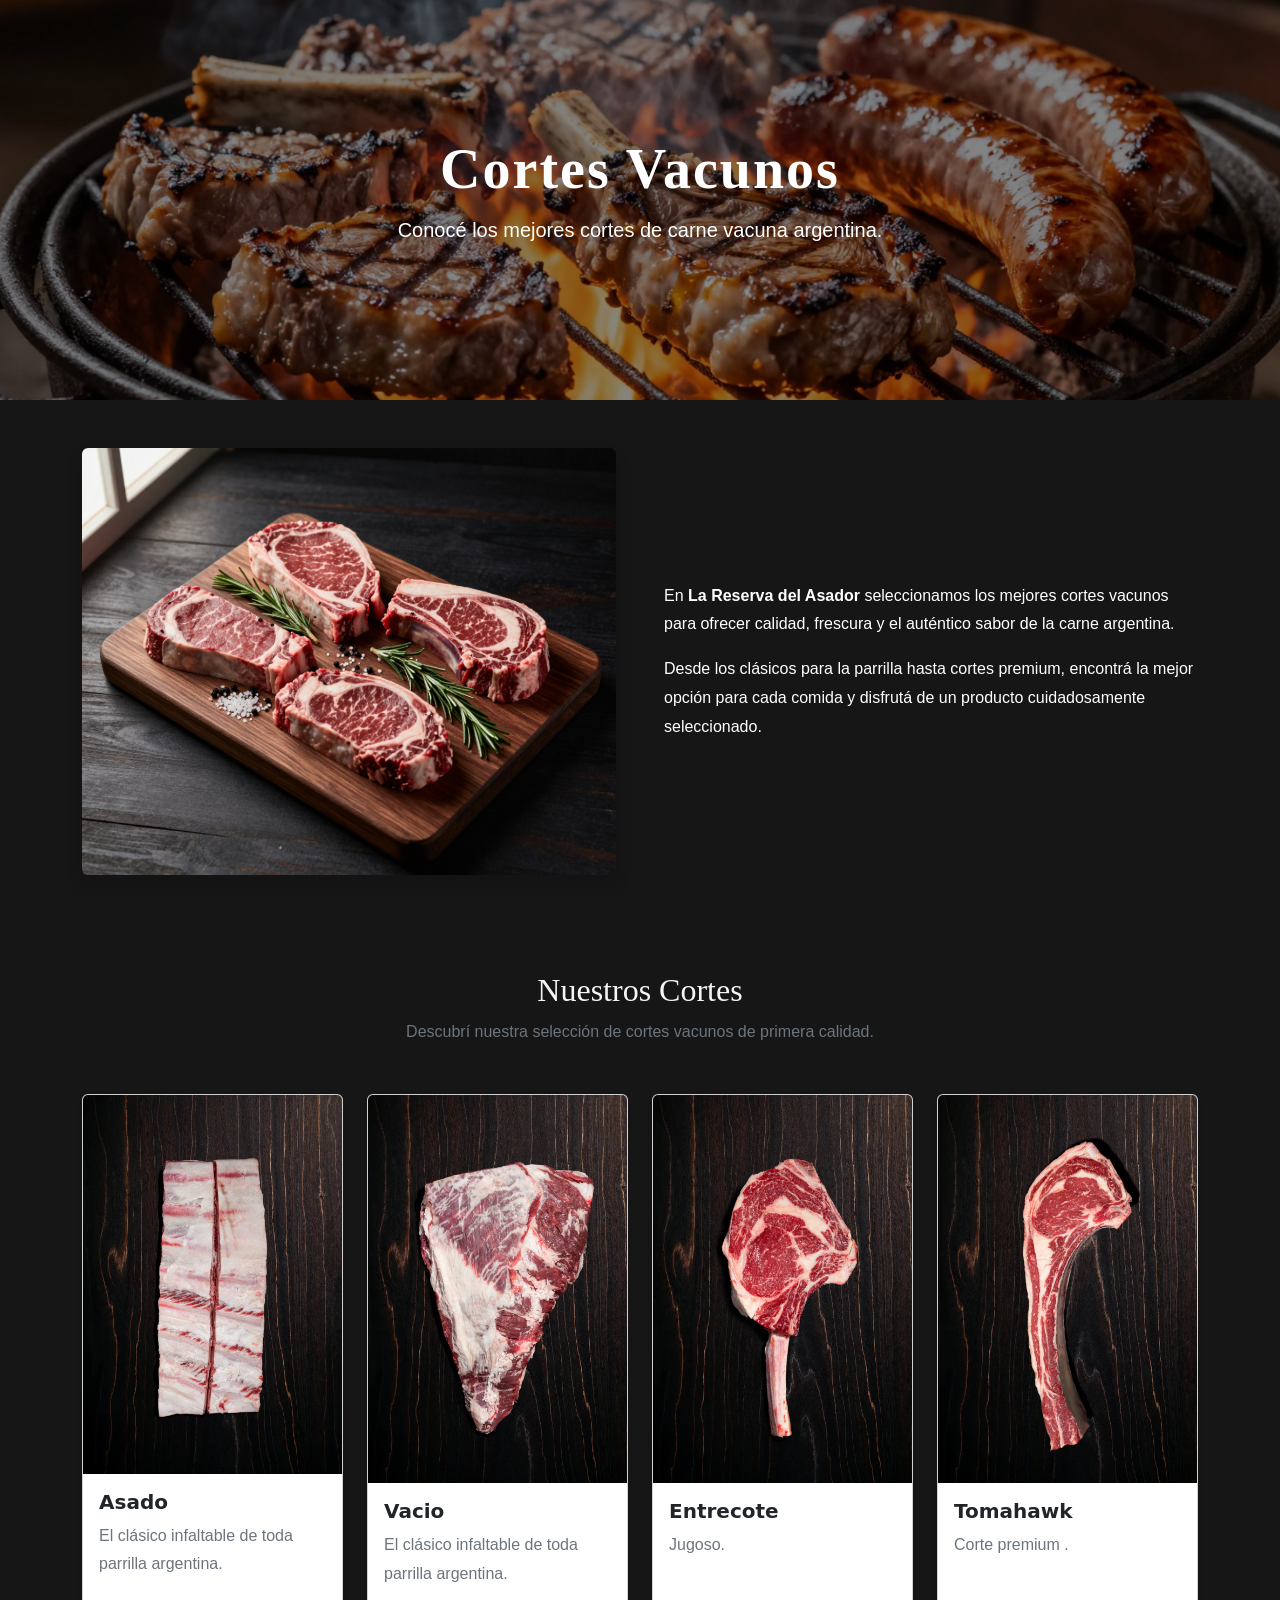
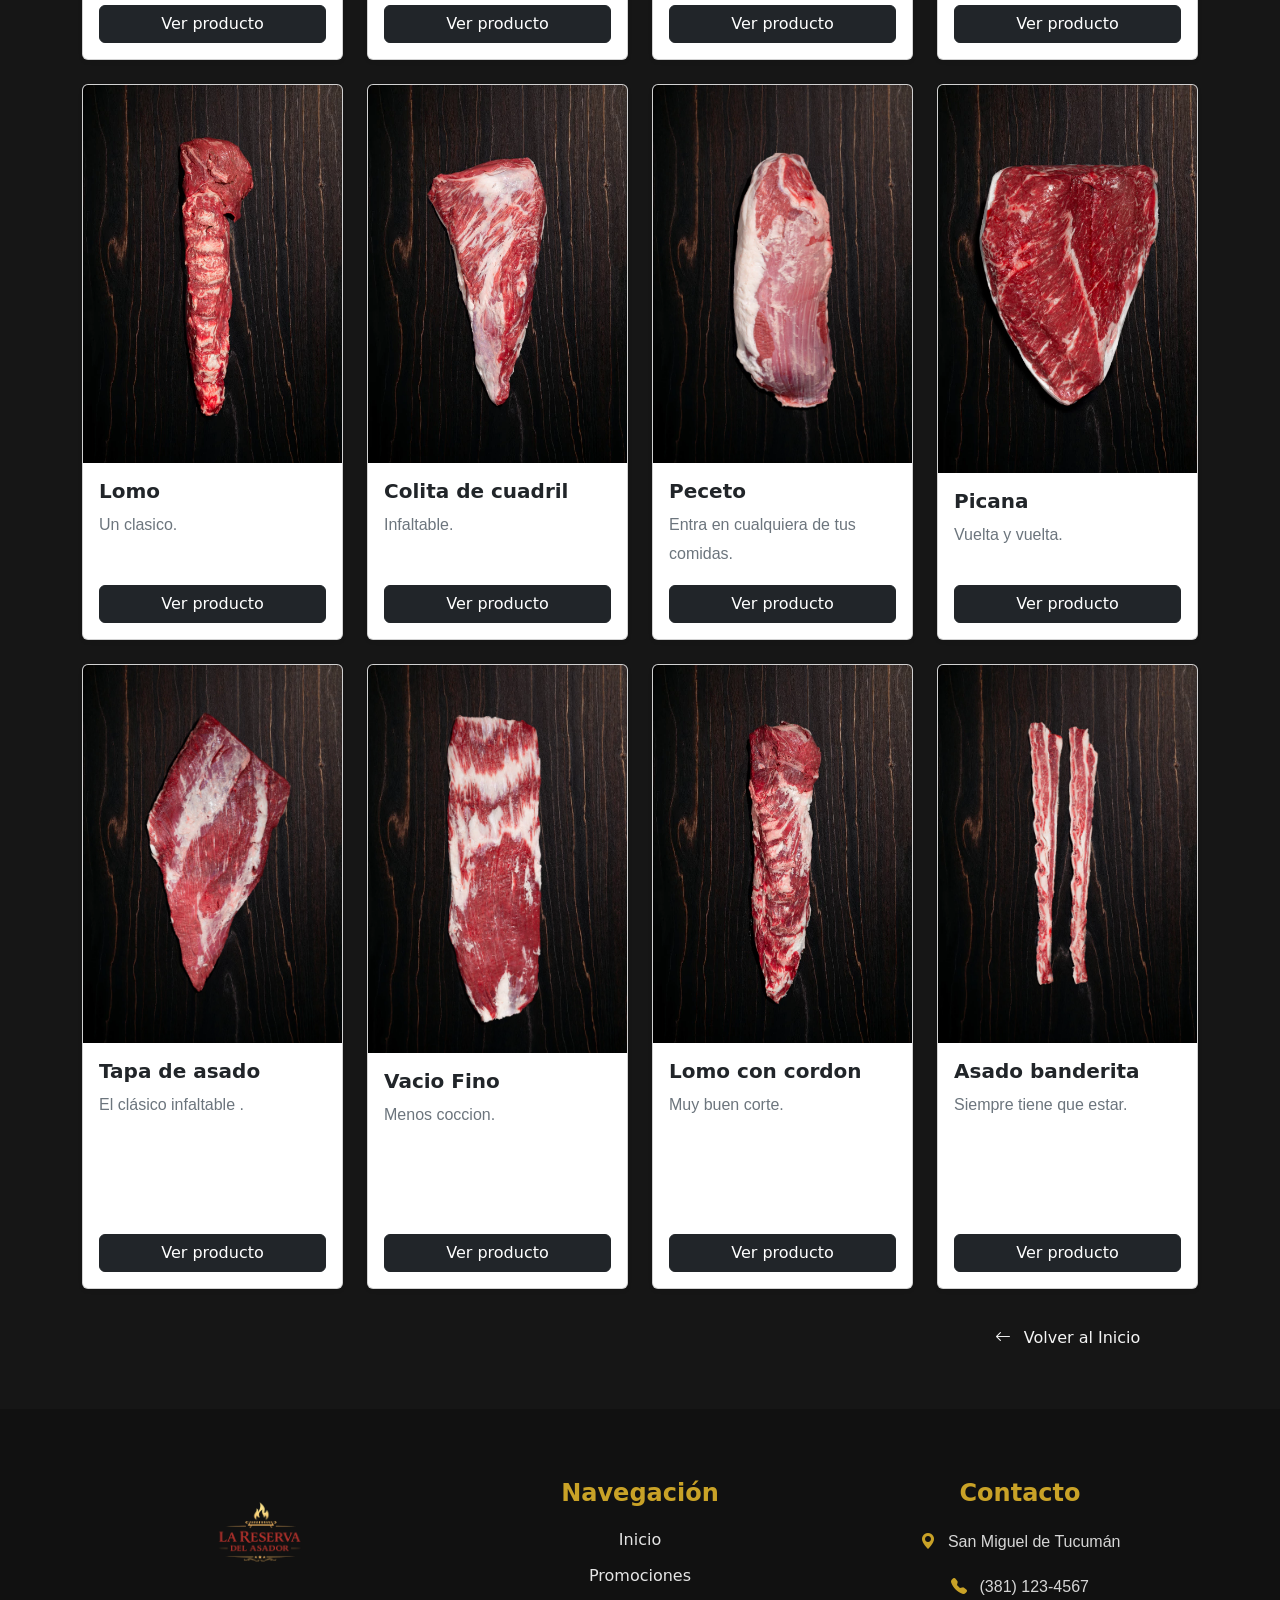
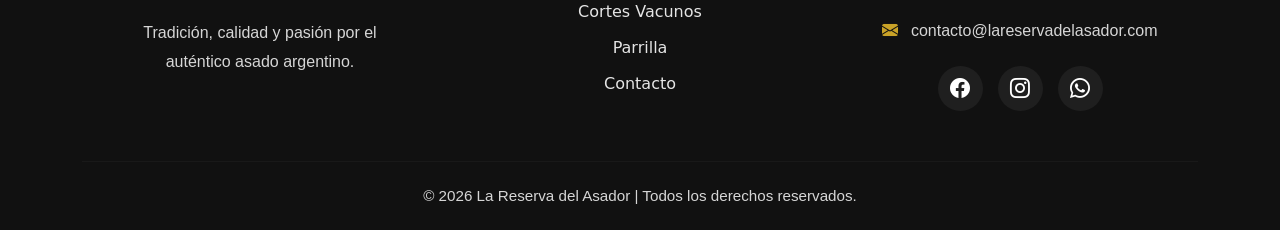
<file: pages/Categoria.html>
<!doctype html>
<html lang="es">
<head>
  <head>
    <meta charset="UTF-8" />
    <meta name="viewport" content="width=device-width, initial-scale=1.0" />
    <meta name="description" content="Tienda de carne" />
    <meta name="author" content="Mariano Gonzalez, Maximo Paz, Matias Romano" />
    <meta name="keywords" content="carne,wagyu,premium,argentina" />
    <link rel="icon" href="/assets/img/logo.png" type="image/png" />
    <link href="https://cdn.jsdelivr.net/npm/bootstrap@5.3.8/dist/css/bootstrap.min.css" rel="stylesheet"
      integrity="sha384-sRIl4kxILFvY47J16cr9ZwB07vP4J8+LH7qKQnuqkuIAvNWLzeN8tE5YBujZqJLB" crossorigin="anonymous" />
    <link rel="stylesheet" href="https://cdn.jsdelivr.net/npm/bootstrap-icons@1.13.1/font/bootstrap-icons.min.css" />
    <link rel="stylesheet" href="/css/Categoria.css" />
    <title>La Reserva Del asador</title>
  </head>
</head>
<body>
  <main>
    <section class="hero-cortes position-relative">
      <img src="/assets/img/Paariila.png" alt="Cortes Vacunos" class="hero-imagen img-fluid">
      <div class="hero-overlay d-flex justify-content-center align-items-center">
        <div class="text-center text-white">
          <h1 class="display-4 fw-bold">
            Cortes Vacunos
          </h1>
          <p class="lead">
            Conocé los mejores cortes de carne vacuna argentina.
          </p>
        </div>
      </div>
    </section>
    <section class="container py-5">
      <div class="row align-items-center g-5">
        <div class="col-lg-6">
          <img src="/assets/img/Corte cat.png" alt="Cortes Vacunos" class="img-fluid rounded shadow">
        </div>
        <div class="col-lg-6 text-white">
          <p class="mt-3 text-white">
            En <strong>La Reserva del Asador</strong> seleccionamos los mejores
            cortes vacunos para ofrecer calidad, frescura y el auténtico sabor
            de la carne argentina.
          </p>
          <p class=" text-white">
            Desde los clásicos para la parrilla hasta cortes premium, encontrá
            la mejor opción para cada comida y disfrutá de un producto
            cuidadosamente seleccionado.
          </p>
        </div>
      </div>
    </section>
    <section class="container py-5">
      <div class="text-center mb-5">
        <h2 class="titulo-seccion">
          Nuestros Cortes
        </h2>
        <p class="text-secondary">
          Descubrí nuestra selección de cortes vacunos de primera calidad.
        </p>
      </div>
      <div class="row g-4">
        <div class="col-lg-3 col-md-6">
          <div class="card producto h-100 shadow-sm">
            <img src="/assets/img/asado-x7-et-b4302d19a2f95bd7f217579442209513-480-0.webp"
              class="card-img-top imagen-producto" alt="Asado">
            <div class="card-body d-flex flex-column">
              <h5 class="fw-bold">
                Asado
              </h5>
              <p class="text-secondary">
                El clásico infaltable de toda parrilla argentina.
              </p>
              <a href="/pages/error404.html" class="btn btn-dark mt-auto">
                Ver producto
              </a>
            </div>
          </div>
        </div>
        <div class="col-lg-3 col-md-6">
          <div class="card producto h-100 shadow-sm">
            <img src=" /assets/img/punta-vacio-e4ce3d15fbaf72975f17579475606417-480-0.webp"
              class="card-img-top imagen-producto" alt="Asado">
            <div class="card-body d-flex flex-column">
              <h5 class="fw-bold">
                Vacio
              </h5>
              <p class="text-secondary">
                El clásico infaltable de toda parrilla argentina.
              </p>
              <a href="/pages/detalledeProducto.html" class="btn btn-dark mt-auto">
                Ver producto
              </a>
            </div>
          </div>
        </div>
        <div class="col-lg-3 col-md-6">
          <div class="card producto h-100 shadow-sm">
            <img src="/assets/img/entrecot.webp" class="card-img-top imagen-producto" alt="Asado">
            <div class="card-body d-flex flex-column">
              <h5 class="fw-bold">
                Entrecote
              </h5>
              <p class="text-secondary">
                Jugoso.
              </p>
              <a href="/pages/error404.html" class="btn btn-dark mt-auto">
                Ver producto
              </a>
            </div>
          </div>
        </div>
        <div class="col-lg-3 col-md-6">
          <div class="card producto h-100 shadow-sm">
            <img src="/assets/img/tomahawk.webp" class="card-img-top imagen-producto" alt="Asado">
            <div class="card-body d-flex flex-column">
              <h5 class="fw-bold">
                Tomahawk
              </h5>
              <p class="text-secondary">
                Corte premium .
              </p>
              <a href="/pages/detalledeProducto1.html" class="btn btn-dark mt-auto">
                Ver producto
              </a>
            </div>
          </div>
        </div>
        <div class="col-lg-3 col-md-6">
          <div class="card producto h-100 shadow-sm">
            <img src="/assets/img/lomo.webp" class="card-img-top imagen-producto" alt="Asado">
            <div class="card-body d-flex flex-column">
              <h5 class="fw-bold">
                Lomo
              </h5>
              <p class="text-secondary">
                Un clasico.
              </p>
              <a href="/pages/error404.html" class="btn btn-dark mt-auto">
                Ver producto
              </a>
            </div>
          </div>
        </div>
        <div class="col-lg-3 col-md-6">
          <div class="card producto h-100 shadow-sm">
            <img src="/assets/img/colita de cuadril.webp" class="card-img-top imagen-producto" alt="Asado">
            <div class="card-body d-flex flex-column">
              <h5 class="fw-bold">
                Colita de cuadril
              </h5>
              <p class="text-secondary">
                Infaltable.
              </p>
              <a href="/pages/error404.html" class="btn btn-dark mt-auto">
                Ver producto
              </a>
            </div>
          </div>
        </div>
        <div class="col-lg-3 col-md-6">
          <div class="card producto h-100 shadow-sm">
            <img src="/assets/img/Peceto.webp" class="card-img-top imagen-producto" alt="Asado">
            <div class="card-body d-flex flex-column">
              <h5 class="fw-bold">
                Peceto
              </h5>
              <p class="text-secondary">
                Entra en cualquiera de tus comidas.
              </p>
              <a href="/pages/error404.html" class="btn btn-dark mt-auto">
                Ver producto
              </a>
            </div>
          </div>
        </div>
        <div class="col-lg-3 col-md-6">
          <div class="card producto h-100 shadow-sm">
            <img src="/assets/img/picana-et-4f9d20f5937c6a927d17579475315269-480-0.webp"
              class="card-img-top imagen-producto" alt="Asado">
            <div class="card-body d-flex flex-column">
              <h5 class="fw-bold">
                Picana
              </h5>
              <p class="text-secondary">
                Vuelta y vuelta.
              </p>
              <a href="/pages/error404.html" class="btn btn-dark mt-auto">
                Ver producto
              </a>
            </div>
          </div>
        </div>
        <div class="col-lg-3 col-md-6">
          <div class="card producto h-100 shadow-sm">
            <img src="/assets/img/tapa de asado.webp" class="card-img-top imagen-producto" alt="Asado">
            <div class="card-body d-flex flex-column">
              <h5 class="fw-bold">
                Tapa de asado
              </h5>
              <p class="text-secondary">
                El clásico infaltable .
              </p>
              <a href="/pages/error404.html" class="btn btn-dark mt-auto">
                Ver producto
              </a>
            </div>
          </div>
        </div>
        <div class="col-lg-3 col-md-6">
          <div class="card producto h-100 shadow-sm">
            <img src="/assets/img/vacio-fino-et-aecd18f41a19ad4fb117579479480174-640-0.webp"
              class="card-img-top imagen-producto" alt="Asado">
            <div class="card-body d-flex flex-column">
              <h5 class="fw-bold">
                Vacio Fino
              </h5>
              <p class="text-secondary">
                Menos coccion.
              </p>
              <a href="/pages/error404.html" class="btn btn-dark mt-auto">
                Ver producto
              </a>
            </div>
          </div>
        </div>
        <div class="col-lg-3 col-md-6">
          <div class="card producto h-100 shadow-sm">
            <img src="/assets/img/lomo con cordon.webp" class="card-img-top imagen-producto" alt="Asado">
            <div class="card-body d-flex flex-column">
              <h5 class="fw-bold">
                Lomo con cordon
              </h5>
              <p class="text-secondary">
                Muy buen corte.
              </p>
              <a href="/pages/error404.html" class="btn btn-dark mt-auto">
                Ver producto
              </a>
            </div>
          </div>
        </div>
        <div class="col-lg-3 col-md-6">
          <div class="card producto h-100 shadow-sm">
            <img src="/assets/img/asado banderita.webp" class="card-img-top imagen-producto" alt="Asado">
            <div class="card-body d-flex flex-column">
              <h5 class="fw-bold">
                Asado banderita
              </h5>
              <p class="text-secondary">
                Siempre tiene que estar.
              </p>
              <a href="/pages/error404.html" class="btn btn-dark mt-auto">
                Ver producto
              </a>
            </div>
          </div>
          <section class="volver-inicio py-4">
            <div class="container text-center">
              <a href="/index.html" class="btn btn-volver">
                <i class="bi bi-arrow-left"></i>
                Volver al Inicio
              </a>
            </div>
          </section>
        </div>
        <br>
  </main>
  <br>
  <br>
  <br>
  <footer class="footer-reserva">
    <div class="container">
      <div class="row gy-5 text-center">
        <div class="col-12 col-md-6 col-lg-4">
          <img src="/assets/img/logo.png" alt="Logo La Reserva del Asador" class="logo-footer">
          <p class="footer-descripcion">
            Tradición, calidad y pasión por el auténtico asado argentino.
          </p>
        </div>
        <div class="col-12 col-md-6 col-lg-4">
          <h4>Navegación</h4>
          <ul class="footer-links">
            <li><a href="/index.html">Inicio</a></li>
            <li><a href="/pages/error404.html">Promociones</a></li>
            <li><a href="/pages/Categoria.html">Cortes Vacunos</a></li>
            <li><a href="/pages/error404.html">Parrilla</a></li>
            <li><a href="/pages/Contacto.html">Contacto</a></li>
          </ul>
        </div>
        <div class="col-12 col-lg-4">
          <h4>Contacto</h4>
          <p>
            <i class="bi bi-geo-alt-fill"></i>
            San Miguel de Tucumán
          </p>
          <p>
            <i class="bi bi-telephone-fill"></i>
            (381) 123-4567
          </p>
          <p>
            <i class="bi bi-envelope-fill"></i>
            contacto@lareservadelasador.com
          </p>
          <div class="redes">
            <a href="/pages/error404.html">
              <i class="bi bi-facebook"></i>
            </a>
            <a href="/pages/error404.html">
              <i class="bi bi-instagram"></i>
            </a>
            <a href="/pages/error404.html">
              <i class="bi bi-whatsapp"></i>
            </a>
          </div>
        </div>
      </div>
      <hr>
      <p class="copyright">
        © 2026 La Reserva del Asador | Todos los derechos reservados.
      </p>
    </div>
  </footer>
</body>
</file>
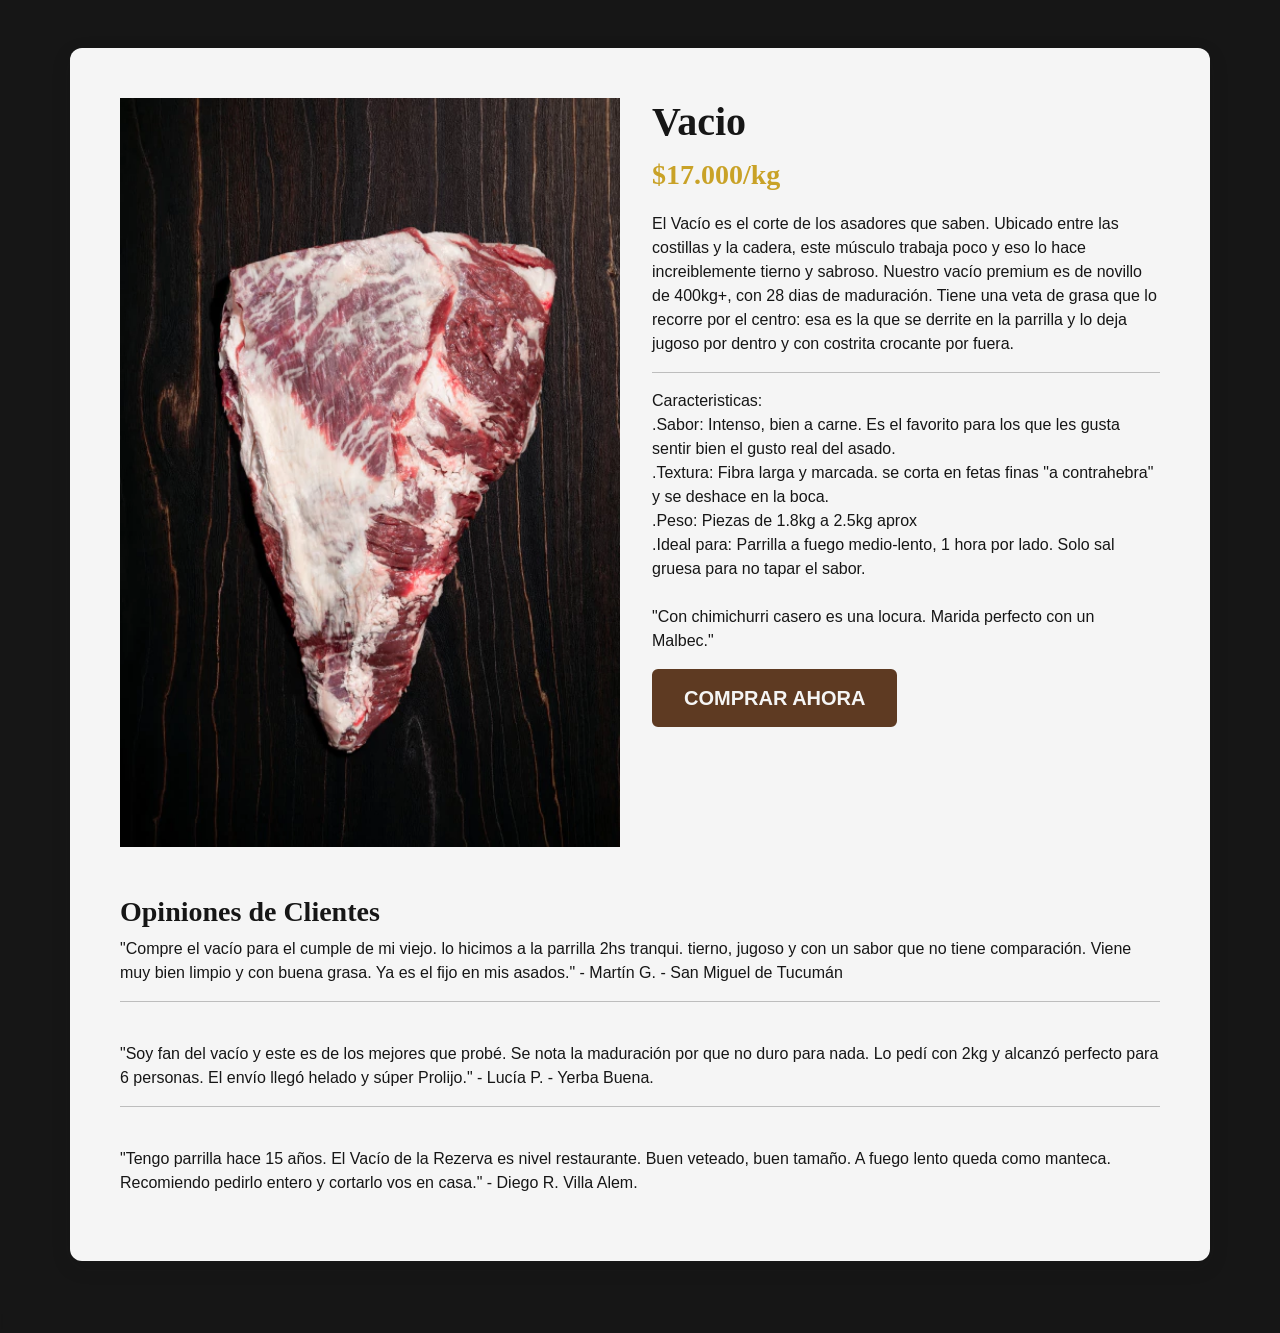
<file: pages/detalledeProducto.html>
<!DOCTYPE html>
<html lang="es">
<head>
    <head>
    <meta charset="UTF-8" />
    <meta name="viewport" content="width=device-width, initial-scale=1.0" />
    <meta name="description" content="Tienda de carne" />
    <meta name="author" content="Mariano Gonzalez, Maximo Paz, Matias Romano" />
    <meta name="keywords" content="carne,wagyu,premium,argentina" />
    <link rel="icon" href="./assets/img/logo.png" type="image/png" />
    <link
      href="https://cdn.jsdelivr.net/npm/bootstrap@5.3.8/dist/css/bootstrap.min.css"
      rel="stylesheet"
      integrity="sha384-sRIl4kxILFvY47J16cr9ZwB07vP4J8+LH7qKQnuqkuIAvNWLzeN8tE5YBujZqJLB"
      crossorigin="anonymous"
    />
    <link
      rel="stylesheet"
      href="https://cdn.jsdelivr.net/npm/bootstrap-icons@1.13.1/font/bootstrap-icons.min.css"
    />
    <link rel="stylesheet" href="../css/detalledeProducto.css" />
    <link rel="stylesheet" href="../css/style.css" />
    <title>La Reserva Del asador</title>
  </head>
</head>
<body>
<header></header>
<main class="detalle container my-5">
      <div class="row">
        <div class="col-md-6 galeria1">
          <img src="../assets/img/punta-vacio-e4ce3d15fbaf72975f17579475606417-480-0.webp" class="img2" alt="Asado Premium" />
        </div>
        <div class="col-md-6 infoProducto1">
          <h1>Vacio</h1>
          <p class="precio fs-3 fw-bold">$17.000/kg</p>
          <p class="description">
            El Vacío es el corte de los asadores que saben. Ubicado entre las costillas y la cadera, este músculo trabaja poco y eso lo hace increiblemente tierno y sabroso.
            Nuestro vacío premium es de novillo de 400kg+, con 28 dias de maduración. Tiene una veta de grasa que lo recorre por el centro: esa es la que se derrite en la parrilla y lo deja jugoso por dentro y con costrita crocante por fuera. <br> <hr>
            Caracteristicas: <br>
             .Sabor: Intenso, bien a carne. Es el favorito para los que les gusta sentir bien el gusto real del asado. <br>
             .Textura: Fibra larga y marcada. se corta en fetas finas "a contrahebra" y se deshace en la boca. <br>
             .Peso: Piezas de 1.8kg a 2.5kg aprox <br>
             .Ideal para: Parrilla a fuego medio-lento, 1 hora por lado. Solo sal gruesa para no tapar el sabor. <br><br>
             "Con chimichurri casero es una locura. Marida perfecto con un Malbec."
          </p>
          <a href="/pages/carrito.html"><button class="btn btn-comprar btn-lg">Comprar ahora</button></a>
        </div>
      </div>
      <div class="opiniones1 mt-5">
        <h3>Opiniones de Clientes</h3>
        <p>"Compre el vacío para el cumple de mi viejo. lo hicimos a la parrilla 2hs tranqui. tierno, jugoso y con un sabor que no tiene comparación. Viene muy bien limpio y con buena grasa. Ya es el fijo en mis asados." - Martín G. - San Miguel de Tucumán</p> <hr><br>
        <p>"Soy fan del vacío y este es de los mejores que probé. Se nota la maduración por que no duro para nada. Lo pedí con 2kg y alcanzó perfecto para 6 personas. El envío llegó helado y súper Prolijo." - Lucía P. - Yerba Buena.</p> <hr><br>
        <p>"Tengo parrilla hace 15 años. El Vacío de la Rezerva es nivel restaurante. Buen veteado, buen tamaño. A fuego lento queda como manteca. Recomiendo pedirlo entero y cortarlo vos en casa." - Diego R. Villa Alem.</p>

      </div>
      </main>
<footer></footer>
</body>
</html>|
</file>
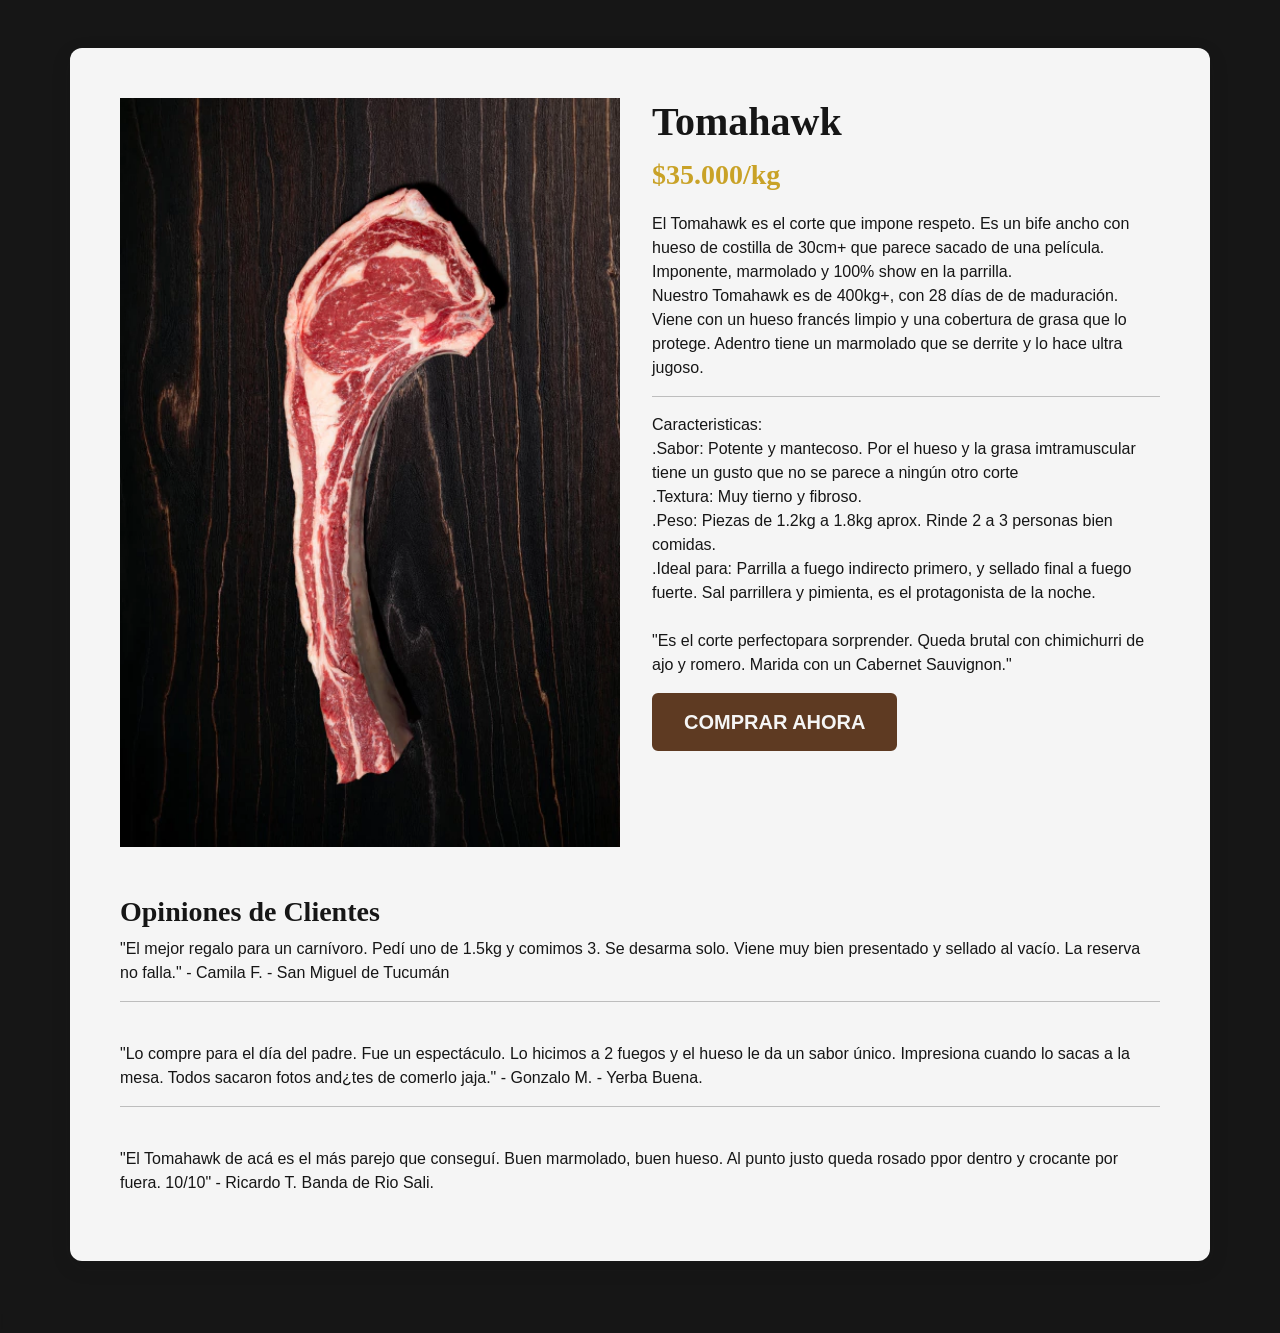
<file: pages/detalledeProducto1.html>
<!doctype html>
<html lang="es">
  <head>
    <head>
      <meta charset="UTF-8" />
      <meta name="viewport" content="width=device-width, initial-scale=1.0" />
      <meta name="description" content="Tienda de carne" />
      <meta
        name="author"
        content="Mariano Gonzalez, Maximo Paz, Matias Romano"
      />
      <meta name="keywords" content="carne,wagyu,premium,argentina" />
      <link rel="icon" href="./assets/img/logo.png" type="image/png" />
      <link
        href="https://cdn.jsdelivr.net/npm/bootstrap@5.3.8/dist/css/bootstrap.min.css"
        rel="stylesheet"
        integrity="sha384-sRIl4kxILFvY47J16cr9ZwB07vP4J8+LH7qKQnuqkuIAvNWLzeN8tE5YBujZqJLB"
        crossorigin="anonymous"
      />
      <link
        rel="stylesheet"
        href="https://cdn.jsdelivr.net/npm/bootstrap-icons@1.13.1/font/bootstrap-icons.min.css"
      />
      <link rel="stylesheet" href="../css/detalledeProducto.css" />
      <link rel="stylesheet" href="../css/style.css" />
      <title>La Reserva Del asador</title>
    </head>
  </head>
  <body>
    <header></header>
    <main class="detalle container my-5">
      <div class="row">
        <div class="col-md-6 galeria1">
          <img src="../assets/img/tomahawk.webp" class="img2" alt="Asado Premium" />
        </div>
        <div class="col-md-6 infoProducto1">
          <h1>Tomahawk</h1>
          <p class="precio fs-3 fw-bold">$35.000/kg</p>
          <p class="description">
            El Tomahawk es el corte que impone respeto. Es un bife ancho con
            hueso de costilla de 30cm+ que parece sacado de una película.
            Imponente, marmolado y 100% show en la parrilla.<br />Nuestro
            Tomahawk es de 400kg+, con 28 días de de maduración. Viene con un
            hueso francés limpio y una cobertura de grasa que lo protege.
            Adentro tiene un marmolado que se derrite y lo hace ultra jugoso.<br />
            <hr />
            Caracteristicas: <br />
            .Sabor: Potente y mantecoso. Por el hueso y la grasa imtramuscular
            tiene un gusto que no se parece a ningún otro corte<br />
            .Textura: Muy tierno y fibroso. <br />
            .Peso: Piezas de 1.2kg a 1.8kg aprox. Rinde 2 a 3 personas bien
            comidas.<br />
            .Ideal para: Parrilla a fuego indirecto primero, y sellado final a
            fuego fuerte. Sal parrillera y pimienta, es el protagonista de la
            noche. <br /><br />
            "Es el corte perfectopara sorprender. Queda brutal con chimichurri
            de ajo y romero. Marida con un Cabernet Sauvignon."
          </p>
         <a href="/pages/carrito.html"><button class="btn btn-comprar btn-lg">Comprar ahora</button></a> 
        </div>
      </div>
      <div class="opiniones1 mt-5">
        <h3>Opiniones de Clientes</h3>
        <p>
          "El mejor regalo para un carnívoro. Pedí uno de 1.5kg y comimos 3. Se
          desarma solo. Viene muy bien presentado y sellado al vacío. La reserva
          no falla." - Camila F. - San Miguel de Tucumán
        </p>
        <hr />
        <br />
        <p>
          "Lo compre para el día del padre. Fue un espectáculo. Lo hicimos a 2
          fuegos y el hueso le da un sabor único. Impresiona cuando lo sacas a
          la mesa. Todos sacaron fotos and¿tes de comerlo jaja." - Gonzalo M. -
          Yerba Buena.
        </p>
        <hr />
        <br />
        <p>
          "El Tomahawk de acá es el más parejo que conseguí. Buen marmolado,
          buen hueso. Al punto justo queda rosado ppor dentro y crocante por
          fuera. 10/10" - Ricardo T. Banda de Rio Sali.
        </p>
      </div>
    </main>
    <footer></footer>
  </body>
</html>
|
</file>
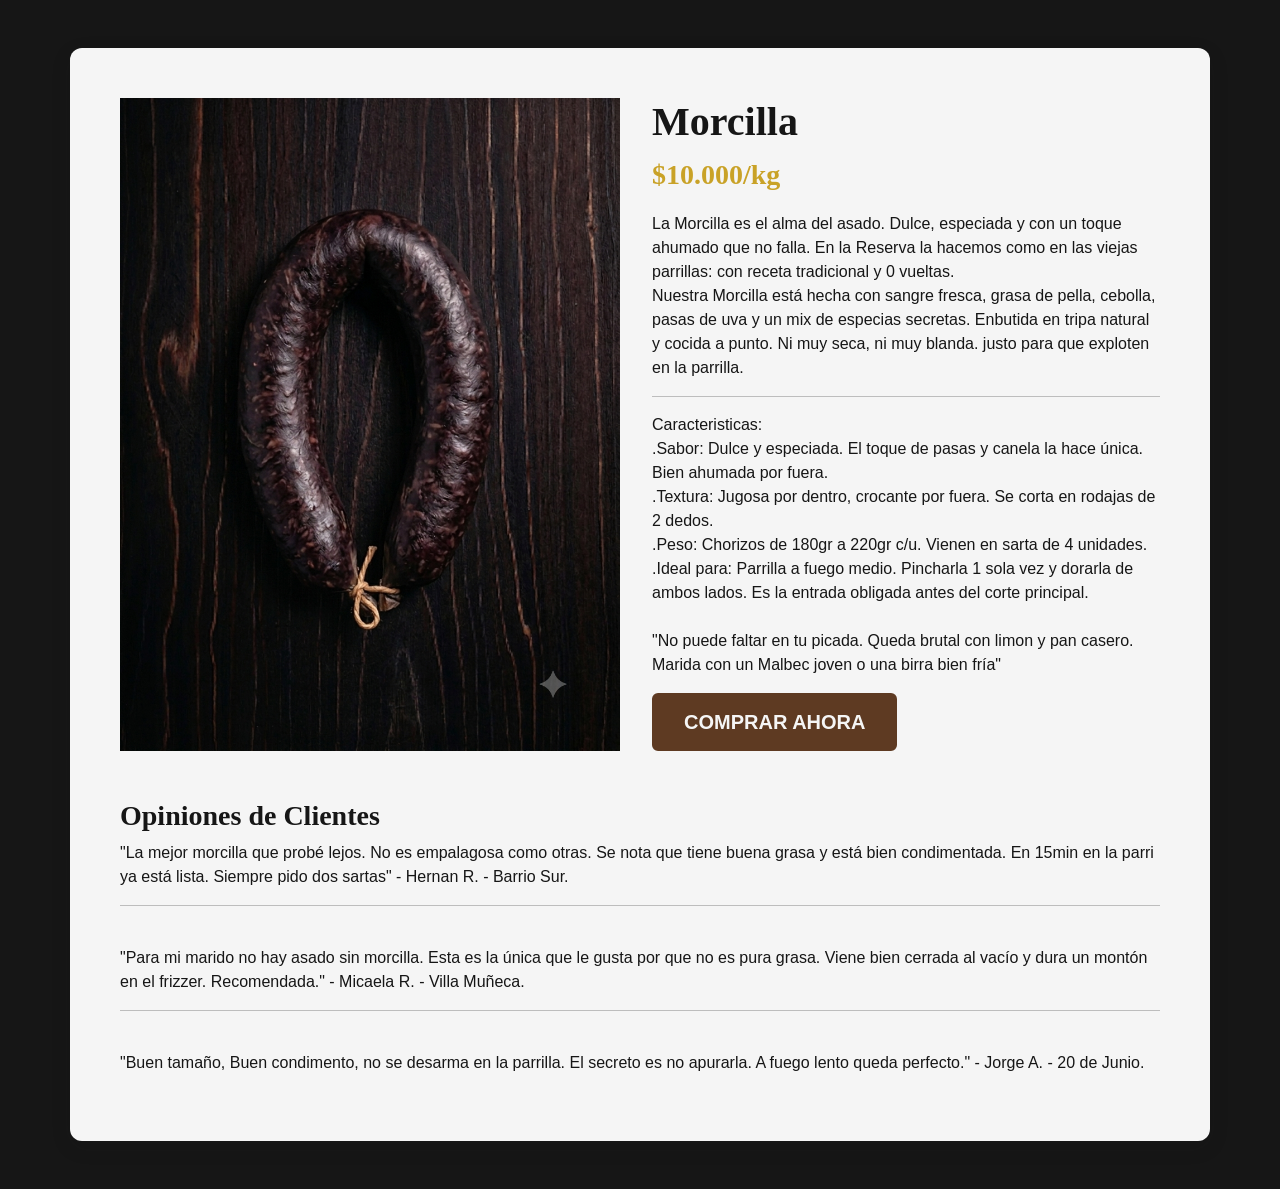
<file: pages/detalledeProducto2.html>
<!doctype html>
<html lang="es">
  <head>
    <head>
      <meta charset="UTF-8" />
      <meta name="viewport" content="width=device-width, initial-scale=1.0" />
      <meta name="description" content="Tienda de carne" />
      <meta
        name="author"
        content="Mariano Gonzalez, Maximo Paz, Matias Romano"
      />
      <meta name="keywords" content="carne,wagyu,premium,argentina" />
      <link rel="icon" href="./assets/img/logo.png" type="image/png" />
      <link
        href="https://cdn.jsdelivr.net/npm/bootstrap@5.3.8/dist/css/bootstrap.min.css"
        rel="stylesheet"
        integrity="sha384-sRIl4kxILFvY47J16cr9ZwB07vP4J8+LH7qKQnuqkuIAvNWLzeN8tE5YBujZqJLB"
        crossorigin="anonymous"
      />
      <link
        rel="stylesheet"
        href="https://cdn.jsdelivr.net/npm/bootstrap-icons@1.13.1/font/bootstrap-icons.min.css"
      />
      <link rel="stylesheet" href="../css/detalledeProducto.css" />
      <link rel="stylesheet" href="../css/style.css" />
      <title>La Reserva Del asador</title>
    </head>
  </head>
  <body>
    <header></header>
    <main class="detalle container my-5">
      <div class="row">
        <div class="col-md-6 galeria1">
          <img
            src="../assets/img/Morcilla.png"
            class="img2"
            alt="Asado Premium"
          />
        </div>
        <div class="col-md-6 infoProducto1">
          <h1>Morcilla</h1>
          <p class="precio fs-3 fw-bold">$10.000/kg</p>
          <p class="description">
            La Morcilla es el alma del asado. Dulce, especiada y con un toque
            ahumado que no falla. En la Reserva la hacemos como en las viejas
            parrillas: con receta tradicional y 0 vueltas.<br />
            Nuestra Morcilla está hecha con sangre fresca, grasa de pella,
            cebolla, pasas de uva y un mix de especias secretas. Enbutida en
            tripa natural y cocida a punto. Ni muy seca, ni muy blanda. justo
            para que exploten en la parrilla. <br />
            <hr />
            Caracteristicas: <br />
            .Sabor: Dulce y especiada. El toque de pasas y canela la hace única.
            Bien ahumada por fuera. <br />
            .Textura: Jugosa por dentro, crocante por fuera. Se corta en rodajas
            de 2 dedos.<br />
            .Peso: Chorizos de 180gr a 220gr c/u. Vienen en sarta de 4
            unidades.<br />
            .Ideal para: Parrilla a fuego medio. Pincharla 1 sola vez y dorarla
            de ambos lados. Es la entrada obligada antes del corte principal.<br /><br />
            "No puede faltar en tu picada. Queda brutal con limon y pan casero.
            Marida con un Malbec joven o una birra bien fría"
          </p>
         <a href="/pages/carrito.html"><button class="btn btn-comprar btn-lg">Comprar ahora</button></a> 
        </div>
      </div>
      <div class="opiniones1 mt-5">
        <h3>Opiniones de Clientes</h3>
        <p>
          "La mejor morcilla que probé lejos. No es empalagosa como otras. Se
          nota que tiene buena grasa y está bien condimentada. En 15min en la
          parri ya está lista. Siempre pido dos sartas" - Hernan R. - Barrio
          Sur.
        </p>
        <hr />
        <br />
        <p>
          "Para mi marido no hay asado sin morcilla. Esta es la única que le
          gusta por que no es pura grasa. Viene bien cerrada al vacío y dura un
          montón en el frizzer. Recomendada." - Micaela R. - Villa Muñeca.
        </p>
        <hr />
        <br />
        <p>
          "Buen tamaño, Buen condimento, no se desarma en la parrilla. El
          secreto es no apurarla. A fuego lento queda perfecto." - Jorge A. - 20
          de Junio.
        </p>
      </div>
    </main>
    <footer></footer>
  </body>
</html>
</file>
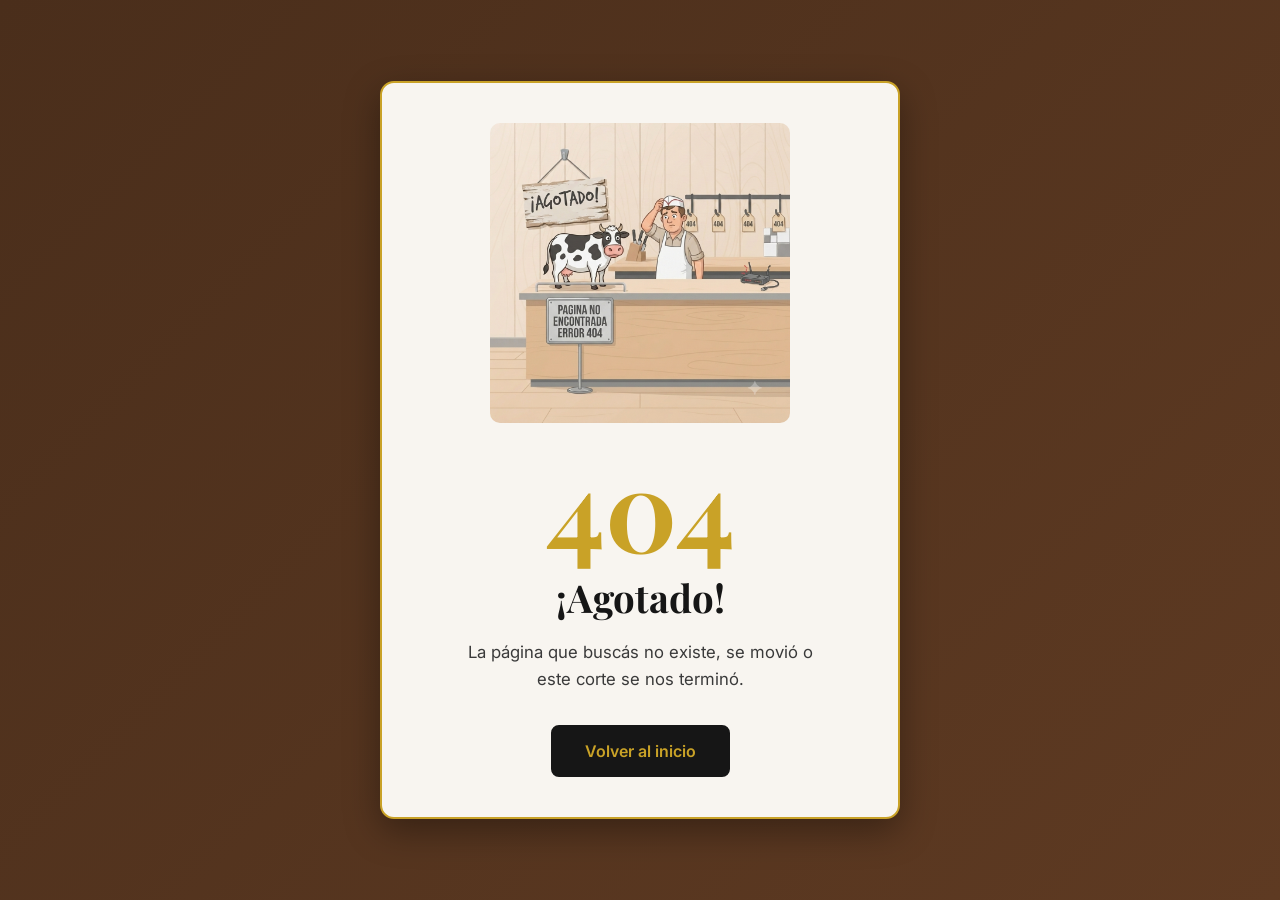
<file: pages/error404.html>
<!doctype html>
<html lang="es-AR">
<head>
  <meta charset="UTF-8">
  <meta name="viewport" content="width=device-width, initial-scale=1.0">
  <meta name="description" content="Página no encontrada - Tienda de carnes premium">
  <meta name="robots" content="noindex, follow">
  <link rel="shortcut icon" href="/assets/img/logo.png" type="image/x-icon">
  <link rel="preconnect" href="https://fonts.googleapis.com">
  <link rel="preconnect" href="https://fonts.gstatic.com" crossorigin>
  <link href="https://fonts.googleapis.com/css2?family=Playfair+Display:wght@700&family=Inter:wght@400;500;600&display=swap" rel="stylesheet">
  <title>Error 404 - Página no encontrada</title>
  <link rel="stylesheet" href="/css/error404.css">
</head>
<body>
  <main class="error">
    <img src="/assets/img/FotoError404.png" alt="Corte de carne agotado, error 404" class="error__img" onerror="this.style.display='none'">
    <p class="error__code">404</p>
    <h1 class="error__title">¡Agotado!</h1>
    <p class="error__text">La página que buscás no existe, se movió o este corte se nos terminó.</p>
    <a href="/index.html" class="error__btn">Volver al inicio</a>
  </main>
</body>
</html>
</file>
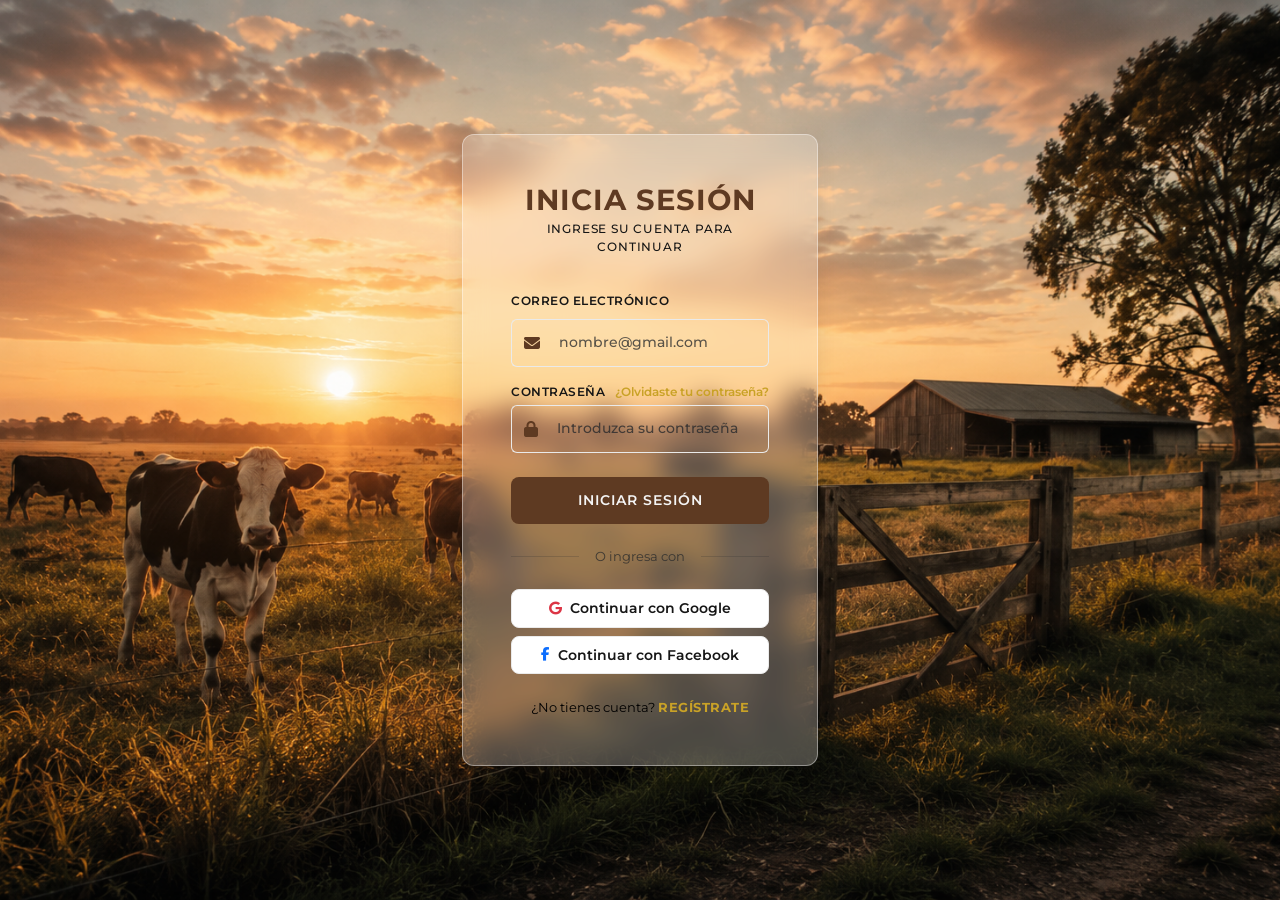
<file: pages/login.html>
<!DOCTYPE html>
<html lang="es">
<head>
    <meta charset="UTF-8">
    <meta name="viewport" content="width=device-width, initial-scale=1.0">
    <meta name="description" content="Tienda de carne" />
    <meta name="author" content="Mariano Gonzalez, Maximo Paz, Matias Romano" />
    <meta name="keywords" content="carne,wagyu,premium,argentina" />
    <link rel="shortcut icon" href="../assets/img/logo.png" type="image/x-icon" />
    <title>Inicio de sesión</title>
    <link rel="preconnect" href="https://fonts.googleapis.com">
    <link rel="preconnect" href="https://fonts.gstatic.com" crossorigin>
    <link href="https://fonts.googleapis.com/css2?family=Montserrat:wght@400;500;600;700&display=swap" rel="stylesheet">
    <link href="https://cdn.jsdelivr.net/npm/bootstrap@5.3.3/dist/css/bootstrap.min.css" rel="stylesheet">
    <link rel="stylesheet" href="https://cdnjs.cloudflare.com/ajax/libs/font-awesome/6.4.0/css/all.min.css">  
    <link rel="stylesheet" href="../css/login.css">
</head>
<body>

<div class="w-100" style="max-width: 420px; padding: 2rem;">
    <div class="card">
        <div class="card-body p-4 p-md-5 text-center">
            <h2 class="titulo">Inicia Sesión</h2>
            <p class="subtitulo">Ingrese su cuenta para continuar</p>

            <form>
                <div class="mb-3 text-start">
                    <label class="form-label etiqueta" for="email">Correo electrónico</label>
                    <div class="input-group">
                        <span class="input-group-text border-end-0"><i class="fa-solid fa-envelope"></i></span>
                        <input type="email" id="email" name="email" class="form-control entrada border-start-0 ps-2" placeholder="nombre@gmail.com" required minlength="7" maxlength="40">
                    </div>
                </div>

                <div class="mb-4 text-start">
                    <div class="d-flex justify-content-between align-items-center mb-1">
                        <label class="form-label etiqueta mb-0" for="password">Contraseña</label>
                        <a href="../pages/error404.html" class="olvido">¿Olvidaste tu contraseña?</a>
                    </div>
                    <div class="input-group">
                        <span class="input-group-text border-end-0"><i class="fa-solid fa-lock"></i></span>
                        <input type="password" id="password" name="password" class="form-control entrada border-start-0 ps-2" placeholder="Introduzca su contraseña" required minlength="3" maxlength="15">
                    </div>
                </div>

                <button type="submit" class="w-100 boton-principal mb-3">Iniciar Sesión</button>

                <div class="d-flex align-items-center mb-3 text-muted" style="font-size: 0.8rem;">
                    <hr class="flex-grow-1">
                    <span class="px-3">O ingresa con</span>
                    <hr class="flex-grow-1">
                </div>

                <a href="./error404.html" class="w-100 py-2 mb-2 boton-social text-decoration-none d-flex align-items-center justify-content-center gap-2">
                    <i class="fa-brands fa-google text-danger"></i> Continuar con Google
                </a>
                
                <a href="./error404.html" class="w-100 py-2 mb-4 boton-social text-decoration-none d-flex align-items-center justify-content-center gap-2">
                    <i class="fa-brands fa-facebook-f text-primary"></i>Continuar con Facebook
                </a>

                <p class="mb-0" style="font-size: 0.8rem; color: black;">¿No tienes cuenta? <a href="./registro.html" class="enlace">Regístrate</a></p>
            </form>
        </div>
    </div>
</div>

<script src="https://cdn.jsdelivr.net/npm/bootstrap@5.3.3/dist/js/bootstrap.bundle.min.js"></script>
</body>
</html>
</file>
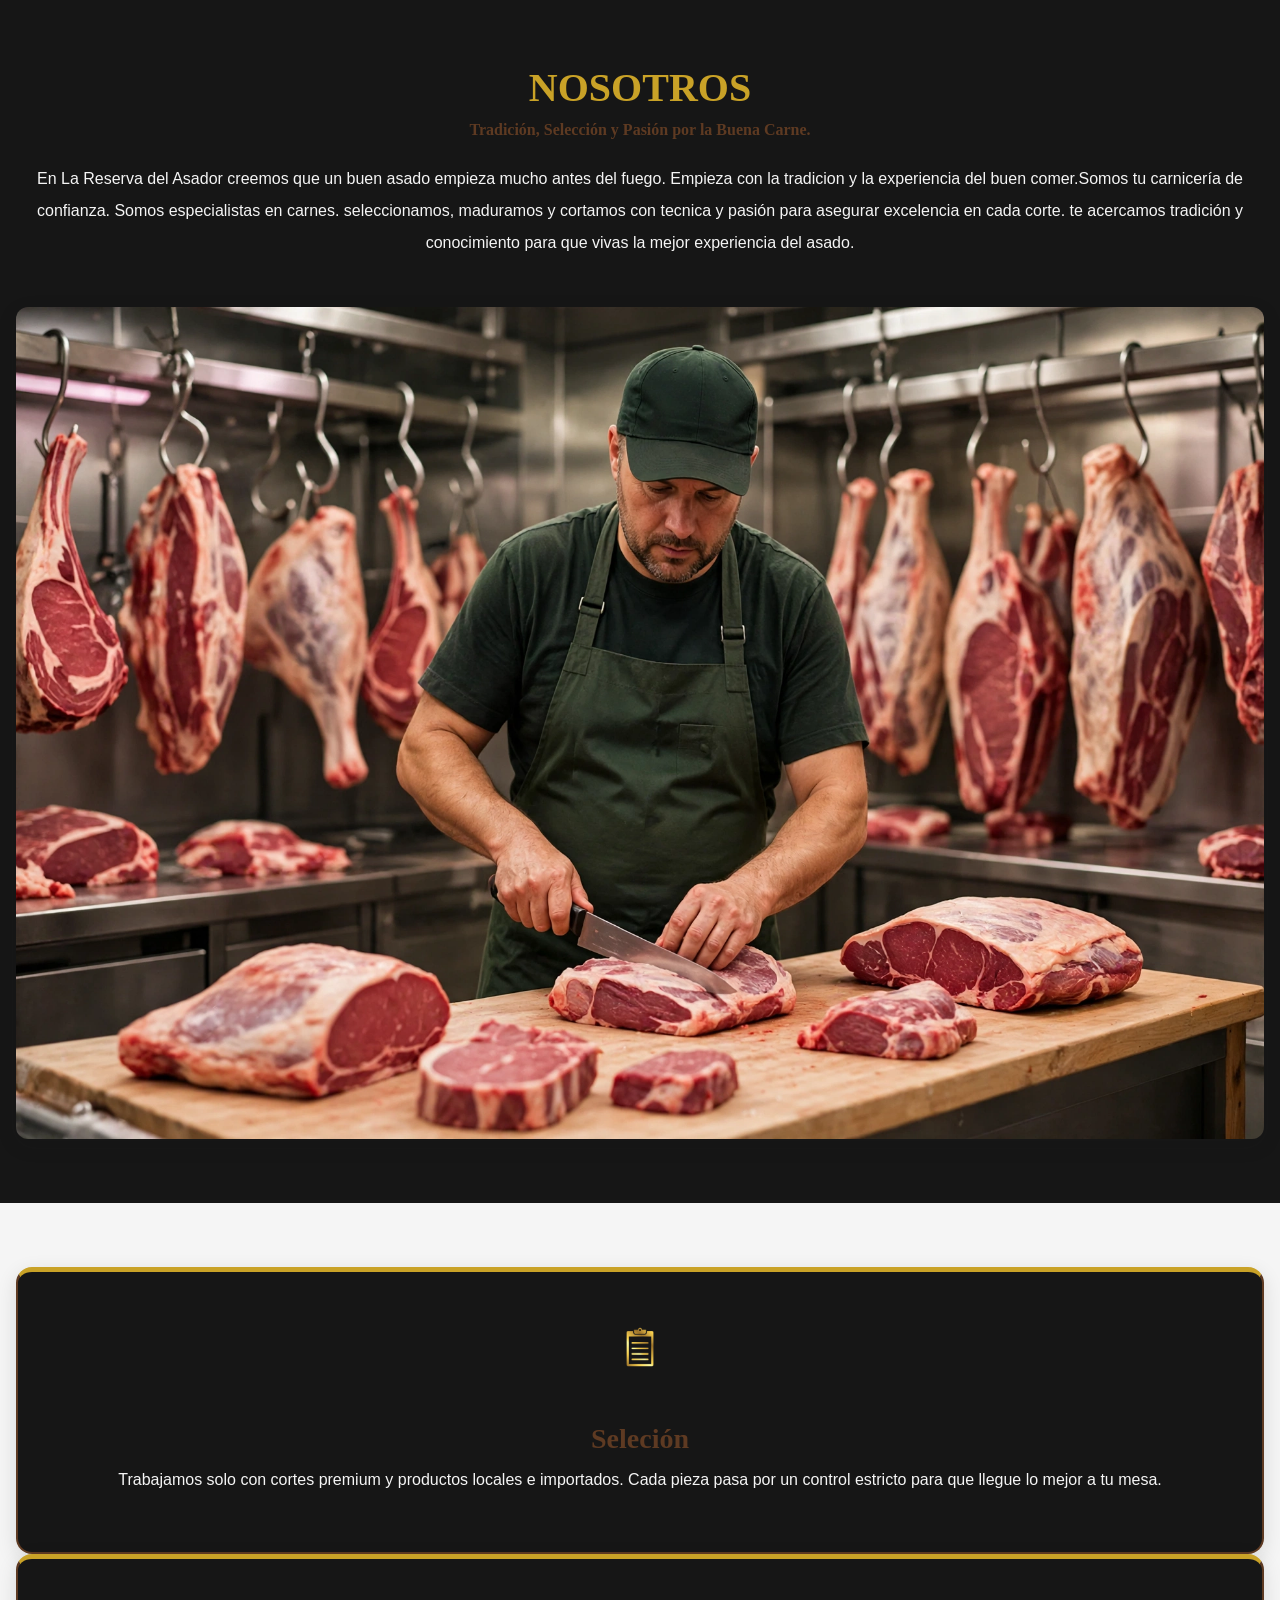
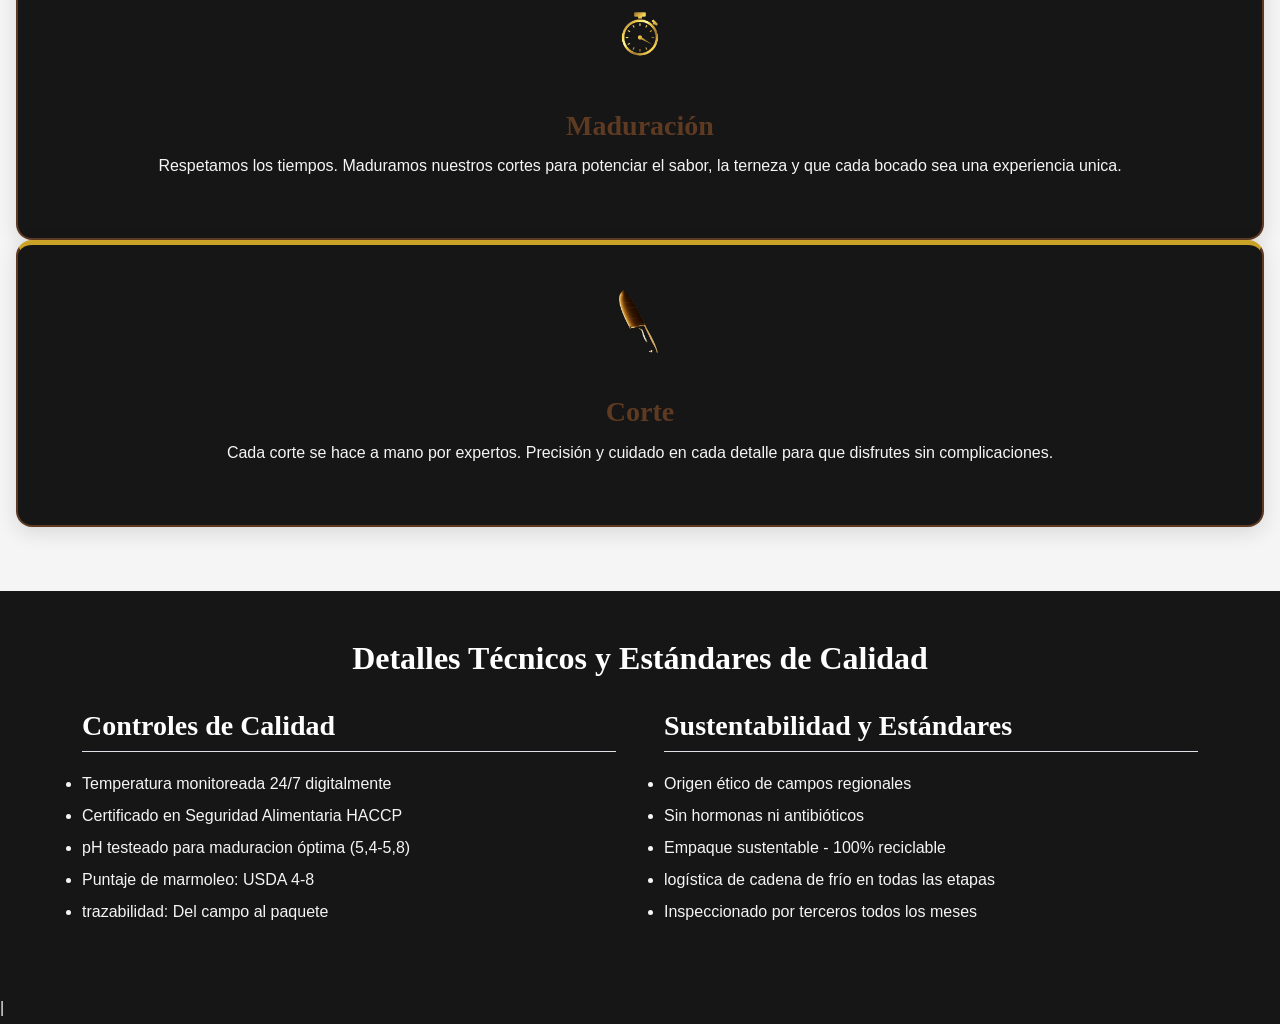
<file: pages/Nosotros.html>
<!doctype html>
<html lang="es">
  <head>
    <meta charset="UTF-8" />
    <meta name="viewport" content="width=device-width, initial-scale=1.0" />
    <meta name="description" content="Tienda de carne" />
    <meta name="author" content="Mariano Gonzalez, Maximo Paz, Matias Romano" />
    <meta name="keywords" content="carne,wagyu,premium,argentina" />
    <link rel="icon" href="./assets/img/logo.png" type="image/png" />
    <link
      href="https://cdn.jsdelivr.net/npm/bootstrap@5.3.8/dist/css/bootstrap.min.css"
      rel="stylesheet"
      integrity="sha384-sRIl4kxILFvY47J16cr9ZwB07vP4J8+LH7qKQnuqkuIAvNWLzeN8tE5YBujZqJLB"
      crossorigin="anonymous"
    />
    <link
      rel="stylesheet"
      href="https://cdn.jsdelivr.net/npm/bootstrap-icons@1.13.1/font/bootstrap-icons.min.css"
    />
    <link rel="stylesheet" href="/css/nosotros.css">
    <link rel="stylesheet" href="../css/style.css" />
    <title>La Reserva Del asador</title>
  </head>
  <body>
    <header></header>
    <main>
      <section class="Nosotros">
        <section class="parte1">
          <h2>NOSOTROS</h2>
          <h3>Tradición, Selección y Pasión por la Buena Carne.</h3>
          <p>
            En La Reserva del Asador creemos que un buen asado empieza mucho
            antes del fuego. Empieza con la tradicion y la experiencia del buen
            comer.Somos tu carnicería de confianza. Somos especialistas en
            carnes. seleccionamos, maduramos y cortamos con tecnica y pasión
            para asegurar excelencia en cada corte. te acercamos tradición y
            conocimiento para que vivas la mejor experiencia del asado.
          </p>
          <img
            src="../assets/img/carnicero.jpeg"
            alt="carnicero de la reserva, cortando carne"
          />
        </section>
        <section class="parte2">
          <div class="card">
            <img
              src="../assets/img/anotaciones.png"
              class="card-img-top"
              alt="img anotaciones"
            />
            <div class="card-body">
              <h3>Seleción</h3>
              <p class="card-text">
                Trabajamos solo con cortes premium y productos locales e
                importados. Cada pieza pasa por un control estricto para que
                llegue lo mejor a tu mesa.
              </p>
            </div>
          </div>
          <div class="card">
            <img
              src="../assets/img/cronometro.png"
              class="card-img-top"
              alt="img cronometros"
            />
            <div class="card-body">
              <h3>Maduración</h3>
              <p class="card-text">
                Respetamos los tiempos. Maduramos nuestros cortes para potenciar
                el sabor, la terneza y que cada bocado sea una experiencia
                unica.
              </p>
            </div>
          </div>
          <div class="card">
            <img
              src="../assets/img/cuchilla.png"
              class="card-img-top"
              alt="img cuchilla"
            />
            <div class="card-body">
              <h3>Corte</h3>
              <p class="card-text">
                Cada corte se hace a mano por expertos. Precisión y cuidado en
                cada detalle para que disfrutes sin complicaciones.
              </p>
            </div>
          </div>
        </section>
        <section class="parte3 py-5">
          <div class="container">
            <div class="row">
              <div class="col-12 text-center mb-4">
                <h2 class="fw-bold text-white">
                  Detalles Técnicos y Estándares de Calidad
                </h2>
              </div>
            </div>
            <div class="row g-5">
              <div class="col-md-6">
                <h3 class="fw-semibold text-white border-bottom pb-2 mb-3">
                  Controles de Calidad
                </h3>
                <ul class="lista1">
                  <li class="item1">
                    Temperatura monitoreada 24/7 digitalmente
                  </li>
                  <li class="item1">
                    Certificado en Seguridad Alimentaria HACCP
                  </li>
                  <li class="item1">
                    pH testeado para maduracion óptima (5,4-5,8)
                  </li>
                  <li class="item1">Puntaje de marmoleo: USDA 4-8</li>
                  <li class="item1">trazabilidad: Del campo al paquete</li>
                </ul>
              </div>
              <div class="col-md-6">
                <h3
                  class="fw-semibold text-white border-bottom border-whithe botder-opacity-25 pb-2 mb-3"
                >
                  Sustentabilidad y Estándares
                </h3>
                <ul class="lista1">
                  <li class="item1">Origen ético de campos regionales</li>
                  <li class="item1">Sin hormonas ni antibióticos</li>
                  <li class="item1">Empaque sustentable - 100% reciclable</li>
                  <li class="item1">
                    logística de cadena de frío en todas las etapas
                  </li>
                  <li class="item1">
                    Inspeccionado por terceros todos los meses
                  </li>
                </ul>
              </div>
            </div>
          </div>
        </section>
      </section>
    </main>
    <footer></footer>
    <script
      src="https://cdn.jsdelivr.net/npm/bootstrap@5.3.8/dist/js/bootstrap.bundle.min.js"
      integrity="sha384-FKyoEForCGlyvwx9Hj09JcYn3nv7wiPVlz7YYwJrWVcXK/BmnVDxM+D2scQbITxI"
      crossorigin="anonymous"
    ></script>
  </body>
</html>
|
</file>
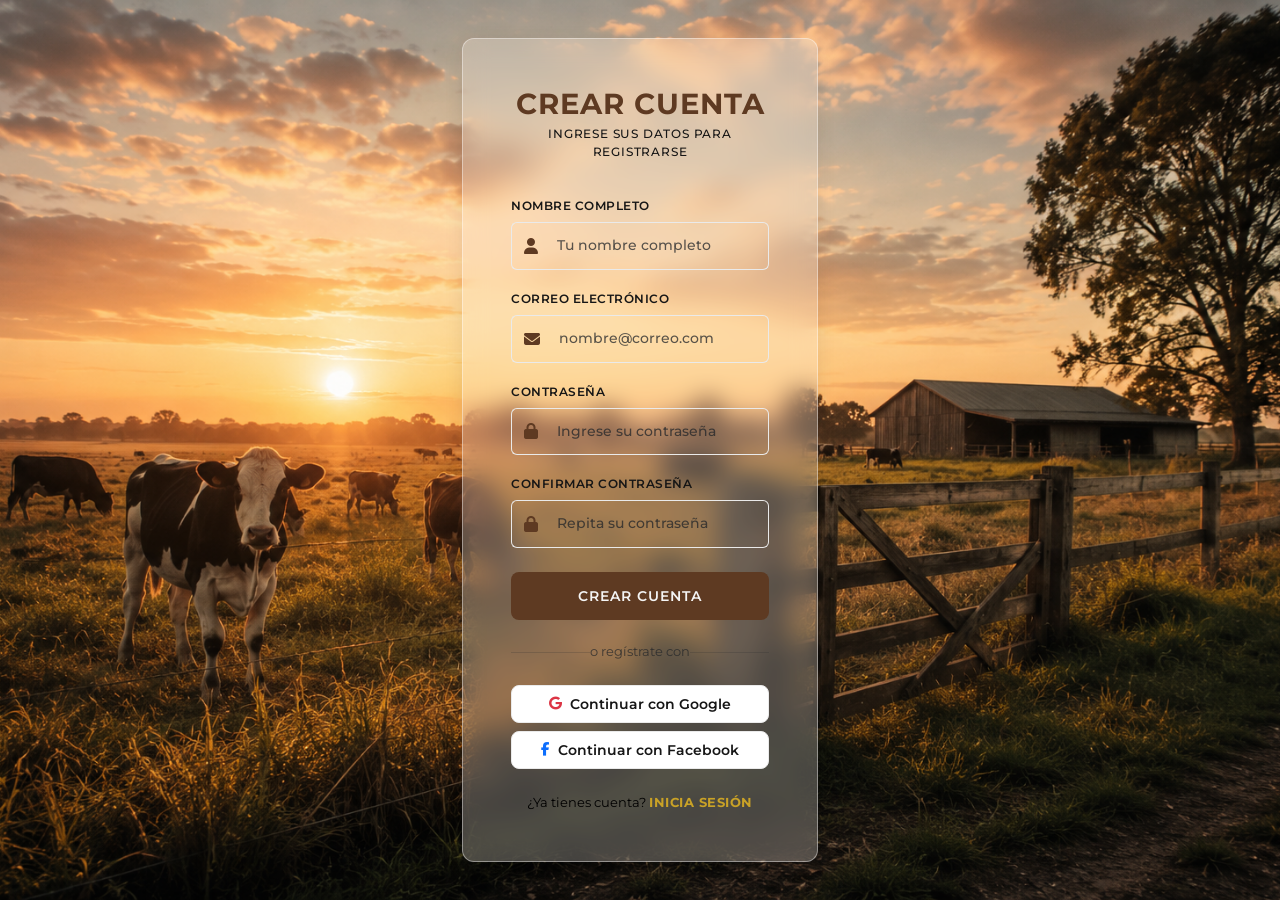
<file: pages/registro.html>
<!DOCTYPE html>
<html lang="es">
<head>
    <meta charset="UTF-8">
    <meta name="viewport" content="width=device-width, initial-scale=1.0">
    <meta name="description" content="Tienda de carne" />
    <meta name="author" content="Mariano Gonzalez, Maximo Paz, Matias Romano" />
    <meta name="keywords" content="carne,wagyu,premium,argentina" />
    <link rel="shortcut icon" href="../assets/img/logo.png" type="image/x-icon" />
    <title>Registro</title>
    <link rel="preconnect" href="https://fonts.googleapis.com">
    <link rel="preconnect" href="https://fonts.gstatic.com" crossorigin>
    <link href="https://fonts.googleapis.com/css2?family=Montserrat:wght@400;500;600;700&display=swap" rel="stylesheet">
    <link href="https://cdn.jsdelivr.net/npm/bootstrap@5.3.3/dist/css/bootstrap.min.css" rel="stylesheet">
    <link rel="stylesheet" href="https://cdnjs.cloudflare.com/ajax/libs/font-awesome/6.4.0/css/all.min.css">
    <link rel="stylesheet" href="../css/registro.css">
</head>
<body>

<div class="w-100" style="max-width: 420px; padding: 2rem;">
    <div class="card">
        <div class="card-body p-4 p-md-5 text-center">
            <h2 class="titulo">Crear Cuenta</h2>
            <p class="subtitulo">Ingrese sus datos para registrarse</p>

            <form>
                <div class="mb-3 text-start">
                    <label class="form-label etiqueta">Nombre Completo</label>
                    <div class="input-group">
                        <span class="input-group-text border-end-0"><i class="fa-solid fa-user"></i></span>
                        <input type="text" class="form-control entrada border-start-0 ps-2" placeholder="Tu nombre completo" required>
                    </div>
                </div>

                <div class="mb-3 text-start">
                    <label class="form-label etiqueta">Correo Electrónico</label>
                    <div class="input-group">
                        <span class="input-group-text border-end-0"><i class="fa-solid fa-envelope"></i></span>
                        <input type="email" class="form-control entrada border-start-0 ps-2" placeholder="nombre@correo.com" required>
                    </div>
                </div>

                <div class="mb-3 text-start">
                    <label class="form-label etiqueta">Contraseña</label>
                    <div class="input-group">
                        <span class="input-group-text border-end-0"><i class="fa-solid fa-lock"></i></span>
                        <input type="password" class="form-control entrada border-start-0 ps-2" placeholder="Ingrese su contraseña" required>
                    </div>
                </div>

                <div class="mb-4 text-start">
                    <label class="form-label etiqueta">Confirmar Contraseña</label>
                    <div class="input-group">
                        <span class="input-group-text border-end-0"><i class="fa-solid fa-lock"></i></span>
                        <input type="password" class="form-control entrada border-start-0 ps-2" placeholder="Repita su contraseña" required>
                    </div>
                </div>

                <button type="submit" class="w-100 boton-principal mb-3">Crear Cuenta</button>

                <div class="d-flex align-items-center mb-3 text-muted" style="font-size: 0.8rem; ">
                    <hr class="flex-grow-1">
                    <span class="px-6" >o regístrate con</span>
                    <hr class="flex-grow-1">
                </div>

                <a href="./error404.html" class="w-100 py-2 mb-2 boton-social text-decoration-none d-flex align-items-center justify-content-center gap-2">
                    <i class="fa-brands fa-google text-danger"></i> Continuar con Google
                </a>
                <a href="./error404.html" class="w-100 py-2 mb-4 boton-social text-decoration-none d-flex align-items-center justify-content-center gap-2">
                    <i class="fa-brands fa-facebook-f text-primary"></i> Continuar con Facebook
                </a>

                <p class="mb-0" style="font-size: 0.8rem; color: black;">¿Ya tienes cuenta? <a href="./login.html" class="enlace">Inicia Sesión</a></p>
            </form>
        </div>
    </div>
</div>

<script src="https://cdn.jsdelivr.net/npm/bootstrap@5.3.3/dist/js/bootstrap.bundle.min.js"></script>
</body>
</html>
</file>
<file: css/style.css>
:root {
    --color-negro: #161616;
    --color-madera: #5e3a22;
    --color-dorado: #c9a227;
    --color-blanco: #f5f5f5;
    --color-gris: #eaeaea;
}
.hero{
    position: relative;
    width: 100%;
    height: 65vh;
    overflow: hidden;
}

.hero video{
    width: 100%;
    height: 100%;
    object-fit: cover;
}
.overlay{
    position: absolute;
    top: 0;
    left: 0;
    width: 100%;
    height: 100%;
    background: rgba(0, 0, 0, 0.45); 
    z-index: 1;
}


.hero-content{
    position: absolute;
    top: 0;
    left: 0;
    width: 100%;
    height: 100%;

    display: flex;
    flex-direction: column;
    justify-content: center; 
    align-items: center;    

    z-index: 2;
    color: white;
    text-align: center;
}

.hero-content h1{
    font-family:"cinzel";
    font-size: 4rem;
    font-weight: bold;
}


.hero-content p{
    font-family: "montserrat";
    font-size: 1.0rem;
    
}
@media (max-width: 768px){

    .hero{
        height: 50vh;
    }

    .hero-content h1{
        font-size: 2.2rem;
    }

    .hero-content p{
        font-size: 1rem;
    }
 }

.navbar{
    background-color: var(--color-negro);
    padding: 15px 30px;
    display: flex;
    justify-content: space-between;
    align-items: center ;
    position: sticky;
    top: 0;
    border-bottom: 4px solid var(--color-madera); 
    text-decoration: none;
}
.parte1 .nav-link{
    flex-grow: 1;
    padding: 0 30px;
    color: var(--color-blanco);
    font-weight: 500;
    letter-spacing: 1px;
    text-decoration: none;
}
.parte1 .form-control{
    background-color: var(--color-gris);
    border:1px solid var(--color-madera);
    color: var(--color-negro);
    border-radius: 20px;
    padding: 6px 15px;
    min-width: 220px;
}
.parte1  .form-control:focus{
    background-color: var(--color-blanco);
    border-color: var(--color-dorado);
    box-shadow: 0 0 0 0. 15rem rgba(201, 162, 39);
} 
.parte1 .nav-link:hover
.parte1 .nav-link.active{
    color: var(--color-dorado);
}
.parte1 .btn-outline-success{
    color: var(--color-dorado);
    border-color: var(--color-dorado);
    border: none;
}
.parte1 .btn-outline-success:hover{
    background-color: var(--color-dorado);
    color: var(--color-negro);
    border-color: var(--color-dorado);

}
.parte3 .nav-link{
    font-weight: 500;
    letter-spacing: 1px;
    padding: 0.5rem 0.3rem;
}
.parte3 .nav-link:hover{
    color: var(--color-dorado);
}
.parte3 .bi{
    color: var(--color-blanco);
    transition: all 0.3 ease;
}
.parte3 .bi:hover{
    color: var(--color-dorado);
}

.producto{
    border: none;
    border-radius: 15px;
    overflow: hidden;
    transition: .3s;
    
}

.producto img{
    height: 300px;
    object-fit: cover;
    
}

.producto:hover{
    transform: translateY(-8px);
    box-shadow: 0 .5rem 1rem rgba(0,0,0,.25);
}

.oferta{
    position: absolute;
    top: 15px;
    left: 15px;
    z-index: 2;
    font-size: .8rem;
}

.producto .btn:hover{
    background: #C9A227;
    color: #161616;
}
.publicidades {
    display: flex;
    gap: 20px;
    padding: 50px 0;
}


.publicidad {
    position: relative;
    width: 50%;
    height: 300px;
    overflow: hidden;
    border-radius: 15px;
}


.publicidad img {
    width: 100%;
    height: 100%;
    object-fit: cover;
}


.publicidad-texto {
    position: absolute;
    bottom: 0;
    width: 100%;
    padding: 25px;
    color: white;
    background: linear-gradient(
        transparent,
        rgba(0,0,0,0.8)
    );
}
@media (max-width: 767px) {

    .publicidades {
        display: none;
    }

}
body{
    background-color: #161616;
}
.calidad-section{
    background: #161616;
    padding: 80px 0;
}
.beneficio-card{
    padding: 30px;
    transition: .3s;
}

.beneficio-card:hover{
    transform: translateY(-10px);
}

.beneficio-icono{
    font-size: 55px;
    color: #C9A227;
    margin-bottom: 20px;
}

.beneficio-titulo{
    color: #F5F5F5;
    margin-bottom: 15px;
}

.beneficio-texto{
    color: #cfcfcf;
    line-height: 1.8;
}
.beneficio-card{
    padding: 30px;
    transition: .3s;
}

.beneficio-card:hover{
    transform: translateY(-10px);
}

.beneficio-icono{
    font-size: 55px;
    color: #C9A227;
    margin-bottom: 20px;
}

.beneficio-titulo{
    color: #F5F5F5;
    margin-bottom: 15px;
}

.beneficio-texto{
    color: #cfcfcf;
    line-height: 1.8;
}
.footer-reserva{
    background-color: #111;
    padding: 70px 0 20px;
}

.logo-footer{
    width: 180px;
    display: block;
    margin: 0 auto 20px;
}

.footer-descripcion{
    color: #cfcfcf;
    line-height: 1.8;
    max-width: 280px;
    margin: auto;
}

.footer-reserva h4{
    color: #C9A227;
    margin-bottom: 20px;
    font-weight: 700;
}

.footer-links{
    list-style: none;
    padding: 0;
    margin: 0;
}

.footer-links li{
    margin-bottom: 12px;
}

.footer-links a{
    color: #e5e5e5;
    text-decoration: none;
    transition: .3s;
}

.footer-links a:hover{
    color: #C9A227;
}

.footer-reserva p{
    color: #d6d6d6;
}

.footer-reserva p i{
    color: #C9A227;
    margin-right: 8px;
}

.redes{
    display: flex;
    justify-content: center;
    gap: 15px;
    margin-top: 20px;
}

.redes a{
    width: 45px;
    height: 45px;
    border-radius: 50%;
    background: #1f1f1f;
    display: flex;
    justify-content: center;
    align-items: center;
    color: #fff;
    font-size: 20px;
    transition: .3s;
    text-decoration: none;
}

.redes a:hover{
    background-color: #C9A227;
    color: #111;
    transform: translateY(-5px);
}

.footer-reserva hr{
    border-color: #333;
    margin: 50px 0 20px;
}

.copyright{
    text-align: center;
    color: #8f8f8f;
    margin-bottom: 0;
    font-size: .95rem;
}
.btn-inicio{
    background:#C9A227;
    color:#161616;
    border:none;
    border-radius:30px;
    padding:12px 28px;
    font-weight:600;
    transition:.3s;
    text-decoration:none;
}

.btn-inicio:hover{
    background:#ffffff;
    color:#161616;
    transform:translateY(-3px);
}
</file>
<file: css/Categoria.css>
body{
    background-color: #161616;
 }
 
 .hero-cortes{
    position: relative;
}

.hero-imagen{
    width: 100%;
    height: 400px;
    object-fit: cover;
    display: block;
}

.hero-overlay{
    position: absolute;
    inset: 0;
    background: rgba(0,0,0,.45);
}

.hero-overlay h1{
    font-family: "Cinzel", serif;
    letter-spacing: 2px;
}

.hero-overlay p{
    font-family: "Montserrat", sans-serif;
    max-width: 600px;
}
@media (max-width: 768px){

    .hero-imagen{
        height: 280px;
    }

    .hero-overlay h1{
        font-size: 2rem;
    }

    .hero-overlay p{
        font-size: 1rem;
    }

}
.titulo-seccion{
    font-family: "Cinzel", serif;
    color: #F5F5F5;
}

.container p{
    font-family: "Montserrat", sans-serif;
    color: #555;
    line-height: 1.8;
}
.titulo-seccion{
    font-family: "Cinzel", serif;
    color: #F5F5F5;
}

section p{
    font-family: "Montserrat", sans-serif;
    line-height: 1.8;
    
}
.volver-inicio{
    background-color: #161616;
}

.btn-volver{
    color: #F5F5F5;
    border-radius: 30px;
    padding: 12px 30px;
    transition: .3s;
    text-decoration: none;
}

.btn-volver:hover{
    background: #C9A227;
    color: #161616;
}

.btn-volver i{
    margin-right: 8px;
}
.footer-reserva{
    background-color: #111;
    padding: 70px 0 20px;
}

.logo-footer{
    width: 180px;
    display: block;
    margin: 0 auto 20px;
}

.footer-descripcion{
    color: #cfcfcf;
    line-height: 1.8;
    max-width: 280px;
    margin: auto;
}

.footer-reserva h4{
    color: #C9A227;
    margin-bottom: 20px;
    font-weight: 700;
}

.footer-links{
    list-style: none;
    padding: 0;
    margin: 0;
}

.footer-links li{
    margin-bottom: 12px;
}

.footer-links a{
    color: #e5e5e5;
    text-decoration: none;
    transition: .3s;
}

.footer-links a:hover{
    color: #C9A227;
}

.footer-reserva p{
    color: #d6d6d6;
}

.footer-reserva p i{
    color: #C9A227;
    margin-right: 8px;
}

.redes{
    display: flex;
    justify-content: center;
    gap: 15px;
    margin-top: 20px;
}

.redes a{
    width: 45px;
    height: 45px;
    border-radius: 50%;
    background: #1f1f1f;
    display: flex;
    justify-content: center;
    align-items: center;
    color: #fff;
    font-size: 20px;
    transition: .3s;
    text-decoration: none;
}

.redes a:hover{
    background-color: #C9A227;
    color: #111;
    transform: translateY(-5px);
}

.footer-reserva hr{
    border-color: #333;
    margin: 50px 0 20px;
}

.copyright{
    text-align: center;
    color: #8f8f8f;
    margin-bottom: 0;
    font-size: .95rem;
}
</file>
<file: css/Carrito.css>
body{

    background:#f5f5f5

}
h2{

    color:#c9a227;
    font-weight:bold;

}
.card{

    border:none;
    border-radius:15px;
    box-shadow:0 5px 15px rgba(0,0,0,.1);
    transition:.3s;

}
.card:hover{

    transform:translateY(-5px);

}
.card img{

    width:120px;
    height:120px;
    object-fit:cover;
    border-radius:10px;

}
.card h4{

    font-size:1.3rem;
    font-weight:700;

}
.card p{

    color:#eaeaea;
    margin-bottom:5px;

}
.precio{

    color:#c9a227;
    font-size:1.2rem;
    font-weight:bold;

}
.badge{

    font-size:1rem;
    padding:10px 15px;

}
.resumen{

    position:sticky;
    top:90px;

}
.total{

    color:#c9a227;
    font-weight:bold;

}
.btn-danger{

    background:#5e3a22;
    border:none;

}
.btn-danger:hover{
    background:#c9a227;

}

.btn-outline-danger:hover{
    color:white;

}


@media(max-width:768px){

    .card-body{

        flex-direction:column;
        text-align:center;
        gap:20px;

    }
    .card img{

        margin-bottom:15px;

    }

    .resumen{

        position:static;

    }

}
</file>
<file: css/detalledeProducto.css>
:root {
    --negro: #161616;
    --madera: #5e3a22;
    --dorado: #c9a227;
    --blanco: #f5f5f5;
    --gris: #eaeaea;
    --sombra: 0 6px 20px rgba(22, 22, 22, 0.12);
    --transicion: all 0.25s ease;

    --font-titulos: "cinzel", serif;
    --font-cuerpo: "montserrat", sans-serif;
}
body{
    background-color: var(--gris);
    color: var(--negro);
    font-family: var(--font-cuerpo);
    font-weight: 400;
}
h1, h2, h3, h4{
    font-family: var(--font-titulos);
    font-weight: 700;
    color: var(--negro);
}
.btn-autoline-light:hover{
background-color: var(--dorado);
color: var(--negro);
}
p{
    font-family: var(--font-cuerpo);
}
.description{
    font-family: var(--font-cuerpo);
}
.detalle{
    background-color: var(--blanco);
    border-radius: 12px;
    padding: 50px;
    margin: 30px auto;
    box-shadow: var(--sombra);
}
.precio{
    color: var(--dorado);
    font-family: var(--font-titulos);
    font-weight: 800;
    font-size: 2.5rem;
}
.btn-comprar{
    background-color: var(--madera);
    border: 2px solid var(--madera);
    color: var(--blanco);
    font-family: var(--font-cuerpo);
    font-weight: 700;
    padding: 12px 30px;
    border-radius: 6px;
    text-transform: uppercase;
    transition: all 0.3s ease;
}
.btn-comprar:hover {
    background-color: var(--negro);
    border-color: var(--negro);
    color: var(--dorado);
}
.opiniones {
    background-color: var(--blanco);
    padding: 25px;
    border-left: 5px solid var(--madera);
    border-radius: 8px;
}
.img2{
    width: 500px ;
    max-width: 100%;
    height: auto;
    display: block;
}
</file>
<file: css/error404.css>
* {
  margin: 0;
  padding: 0;
  box-sizing: border-box;
}

:root {
  --negro: #161616;
  --madera: #5e3a22;
  --madera-oscuro: #4a2e1b;
  --dorado: #c9a227;
  --blanco: #f8f5f0;
}

body {
  min-height: 100dvh;
  display: flex;
  align-items: center;
  justify-content: center;
  padding: 24px;
  background: linear-gradient(135deg, var(--madera-oscuro), var(--madera));
  font-family: 'Inter', system-ui, sans-serif;
  color: var(--negro);
}

.error {
  width: 100%;
  max-width: 520px;
  background: var(--blanco);
  border: 2px solid var(--dorado);
  border-radius: 14px;
  padding: 40px 32px;
  text-align: center;
  box-shadow: 0 12px 35px rgba(0, 0, 0, 0.35);
}

.error__img {
  width: 100%;
  max-width: 300px;
  height: auto;
  border-radius: 10px;
  margin-bottom: 24px;
  object-fit: cover;
}

.error__code {
  font-family: 'Playfair Display', serif;
  font-size: clamp(4.5rem, 14vw, 7rem);
  font-weight: 700;
  line-height: 1;
  color: var(--dorado);
  margin-bottom: 8px;
}

.error__title {
  font-family: 'Playfair Display', serif;
  font-size: clamp(1.8rem, 4.5vw, 2.4rem);
  font-weight: 700;
  color: var(--negro);
  margin-bottom: 16px;
}

.error__text {
  font-size: 1.05rem;
  line-height: 1.6;
  color: #3a3a3a;
  margin-bottom: 32px;
  max-width: 380px;
  margin-left: auto;
  margin-right: auto;
}

.error__btn {
  display: inline-block;
  padding: 14px 32px;
  background: var(--negro);
  color: var(--dorado);
  text-decoration: none;
  font-weight: 600;
  font-size: 1rem;
  border-radius: 8px;
  border: 2px solid var(--negro);
  transition: all .25s ease;
  min-height: 48px;
  cursor: pointer;
}

.error__btn:hover {
  background: var(--dorado);
  color: var(--negro);
  border-color: var(--dorado);
  transform: translateY(-2px);
}

.error__btn:active {
  transform: translateY(0);
}

.error__btn:focus-visible {
  outline: 3px solid var(--dorado);
  outline-offset: 3px;
}
</file>
<file: css/login.css>
:root {
    --color-negro: #161616;
    --color-madera: #5e3a22;
    --color-dorado: #c9a227;
    --color-blanco: #f5f5f5;
    --color-gris: #eaeaea;
    --color-fondo-pagina: #e8e2d8;
    --fuente-principal: 'Montserrat', sans-serif;
}

body {
    background-color: var(--color-fondo-pagina);
    background-image: url('../assets/img/fondodelogin.png');
    background-size: cover;
    background-position: center;
    background-repeat: no-repeat;
    background-attachment: fixed;
    font-family: var(--fuente-principal);
    min-height: 100vh;
    display: flex;
    align-items: center;
    justify-content: center;
    margin: 0;
}

.card {
    background-color: rgba(255, 246, 237, 0.25); 
    backdrop-filter: blur(12px);
    -webkit-backdrop-filter: blur(12px); 
    border-radius: 12px;
    box-shadow: 0 4px 20px rgba(0,0,0,0.08);
    border: 1px solid rgba(255, 255, 255, 0.4); 
}

.titulo {
    color: var(--color-madera);
    font-weight: 700;
    font-size: 1.8rem;
    letter-spacing: 1px;
    margin-bottom: 0.2rem;
    text-transform: uppercase;
}

.subtitulo {
    color: var(--color-negro);
    font-size: 0.75rem;
    font-weight: 500;
    letter-spacing: 0.8px;
    text-transform: uppercase;
    margin-bottom: 2rem;
}

.etiqueta {
    color: var(--color-negro);
    font-size: 0.78rem;
    font-weight: 600;
    letter-spacing: 0.5px;
    text-transform: uppercase;
}

.olvido {
    color: var(--color-dorado);
    text-decoration: none;
    font-size: 0.75rem;
    font-weight: 600;
    transition: color 0.3s ease;
}

.olvido:hover {
    color: #a8851f;
    text-decoration: underline;
}

.input-group-text {
    color: var(--color-madera);
    border-color: var(--color-gris);
    background: transparent;
}

.entrada {
    background-color: transparent;
    border-color: var(--color-gris);
    color: var(--color-negro);
    font-size: 0.9rem;
    font-weight: 500;
    padding: 0.75rem 1rem;
}

.entrada:focus {
    box-shadow: 0 0 0 0.2rem rgba(201, 162, 39, 0.2);
    border-color: var(--color-dorado);
    background-color: #fff;
}

.boton-principal {
    background-color: var(--color-madera);
    color: var(--color-blanco);
    font-weight: 600;
    font-size: 0.85rem;
    letter-spacing: 1px;
    text-transform: uppercase;
    border: none;
    padding: 0.85rem;
    border-radius: 8px;
    transition: all 0.3s ease;
}

.boton-principal:hover {
    background-color: #4a2e1a;
    color: var(--color-blanco);
    transform: translateY(-2px);
    box-shadow: 0 5px 15px rgba(94, 58, 34, 0.3);
}

.boton-social {
    border: 1px solid var(--color-gris);
    background-color: #fff;
    color: var(--color-negro);
    font-size: 0.85rem;
    font-weight: 600;
    border-radius: 8px;
    transition: all 0.3s ease;
}

.boton-social:hover {
    background-color: var(--color-gris);
    transform: translateY(-1px);
}

.enlace {
    color: var(--color-dorado);
    font-weight: 700;
    font-size: 0.8rem;
    text-decoration: none;
    text-transform: uppercase;
    letter-spacing: 0.5px;
    transition: color 0.3s ease;
}

.enlace:hover {
    color: #a8851f;
}
</file>
<file: css/nosotros.css>
:root {
    --negro: #161616;
    --madera: #5e3a22;
    --dorado: #c9a227;
    --blanco: #f5f5f5;
    --gris: #eaeaea;
    --sombra: 0 6px 20px rgba(22, 22, 22, 0.12);
    --transicion: all 0.25s ease;

    --font-titulos: "cinzel", serif;
    --font-cuerpo: "montserrat", sans-serif;
}
body{
    font-family: var(--font-cuerpo);
    background-color: var(--negro);
    color: var(--blanco);
    line-height: 2;
}
h1, h2, h3{
    font-family: var(--font-titulos);
    color: var(--madera);
    font-weight: 700;
}
.Nosotros .parte1{
    text-align: center;
    padding: 4rem 1rem;
    background-color: var(--negro);
}
.Nosotros .parte1 h3 {
    font-size: 1rem;
    margin-bottom: 1.5rem;
}
.Nosotros .parte1 h2{
    color: var(--dorado);
    font-size: 2.5rem;
    margin-bottom: 0.5rem;
}
.Nosotros .parte1 img{
    max-width: 100%;
    border-radius: 12px;
    box-shadow: var(--sombra);
    margin-top: 2rem;
}
.Nosotros .parte2{
  padding: 4rem 1rem;
  background-color: var(--blanco);
}
.Nosotros .parte2 .row{
    display: flex;
    align-items: stretch;
    gap: 2rem;
    justify-content: center;
}
.Nosotros .parte2 .card {
    width: 100%;
    border: 2px solid var(--madera);
    border-top: 5px solid var(--dorado);
    border-radius: 16px;
    box-shadow: var(--sombra);
    transition: var(--transicion);
    background-color: var(--negro);
    color: var(--blanco);
    padding: 2.5rem 1.5rem;
    height: 100%;
    display: flex;
    flex-direction: column;
    text-align: center;
}
 .Nosotros .parte2 .card:hover {
    transform: translateY(-8px);
    border-color: var(--dorado);
    box-shadow: 0 8px 25px var(--sombra);
}
.Nosotros .parte2 .card h3{
color: var(--madera);
}
.Nosotros .parte2 .card img{
    width: 70px;
    height: 70px;
    margin: 0 auto 1.5rem auto;
}
.Nosotros .parte3 {
    background-color: var(--negro);
    color: var(--blanco);
    padding: 4rem 1rem;
}
.Nosotros .parte3 h2,
.Nosotros .parte3 h3{
    color: var(--dorado);
}
.Nosotros .parte3 .border-bottom{
    border-color: var(--dorado);
}
.Nosotros .parte3 .lista1{
    padding-left:0;
}
.Nosotros .parte3 .item1::before{
    color: var(--dorado);
    font-weight: bold;
    margin-right: 8px;
}
@media (max-width:768px) {
    .Nosotros .parte1 h2 {font-size: 2rem;}
    .Nosotros .parte1 h3 {font-size: 1.2rem;}
    .Nosotros .parte2 {gap: 1.5rem;}
}
@media (max-width:576px){
.Nosotros .parte1 {padding: 2rem 1rem;}
.Nosotros .parte1 h2 {font-size: 1.8rem;}
.Nosotros .parte3 {padding: 2rem 1rem;}
.Nosotros .parte2 .card {max-width: 100%;}
}
</file>
<file: css/registro.css>
:root {
    --color-negro: #161616;
    --color-madera: #5e3a22;
    --color-dorado: #c9a227;
    --color-blanco: #f5f5f5;
    --color-gris: #eaeaea;
    --color-fondo-pagina: #e8e2d8;
    --fuente-principal: 'Montserrat', sans-serif;
}

body {
    background-color: var(--color-fondo-pagina);
    background-image: url('../assets/img/fondo.png');
    background-size: cover;
    background-position: center;
    background-repeat: no-repeat;
    background-attachment: fixed;
    font-family: var(--fuente-principal);
    min-height: 100vh;
    display: flex;
    align-items: center;
    justify-content: center;
    margin: 0;
}

.card {
    background-color: rgba(255, 246, 237, 0.25); 
    backdrop-filter: blur(12px);
    -webkit-backdrop-filter: blur(12px); 
    border-radius: 12px;
    box-shadow: 0 4px 20px rgba(0,0,0,0.08);
    border: 1px solid rgba(255, 255, 255, 0.4); 
}

.titulo {
    color: var(--color-madera);
    font-weight: 700;
    font-size: 1.8rem;
    letter-spacing: 1px;
    margin-bottom: 0.2rem;
    text-transform: uppercase;
}

.subtitulo {
    color: var(--color-negro);
    font-size: 0.75rem;
    font-weight: 500;
    letter-spacing: 0.8px;
    text-transform: uppercase;
    margin-bottom: 2rem;
}

.etiqueta {
    color: var(--color-negro);
    font-size: 0.78rem;
    font-weight: 600;
    letter-spacing: 0.5px;
    text-transform: uppercase;
    margin-bottom: 0.4rem;
}

.input-group-text {
    color: var(--color-madera);
    border-color: var(--color-gris);
    background: transparent;
}

.entrada {
    background-color: transparent;
    border-color: var(--color-gris);
    color: var(--color-negro);
    font-size: 0.9rem;
    font-weight: 500;
    padding: 0.75rem 1rem;
}

.entrada:focus {
    box-shadow: 0 0 0 0.2rem rgba(201, 162, 39, 0.2);
    border-color: var(--color-dorado);
    background-color: #fff;
}

.boton-principal {
    background-color: var(--color-madera);
    color: var(--color-blanco);
    font-weight: 600;
    font-size: 0.85rem;
    letter-spacing: 1px;
    text-transform: uppercase;
    border: none;
    padding: 0.85rem;
    border-radius: 8px;
    transition: all 0.3s ease;
}

.boton-principal:hover {
    background-color: #4a2e1a;
    color: var(--color-blanco);
    transform: translateY(-2px);
    box-shadow: 0 5px 15px rgba(94, 58, 34, 0.3);
}

.boton-social {
    border: 1px solid var(--color-gris);
    background-color: #fff;
    color: var(--color-negro);
    font-size: 0.85rem;
    font-weight: 600;
    border-radius: 8px;
    transition: all 0.3s ease;
}

.boton-social:hover {
    background-color: var(--color-gris);
    transform: translateY(-1px);
}

.enlace {
    color: var(--color-dorado);
    font-weight: 700;
    font-size: 0.8rem;
    text-decoration: none;
    text-transform: uppercase;
    letter-spacing: 0.5px;
    transition: color 0.3s ease;
}

.enlace:hover {
    color: var(--color-dorado);
}
</file>
